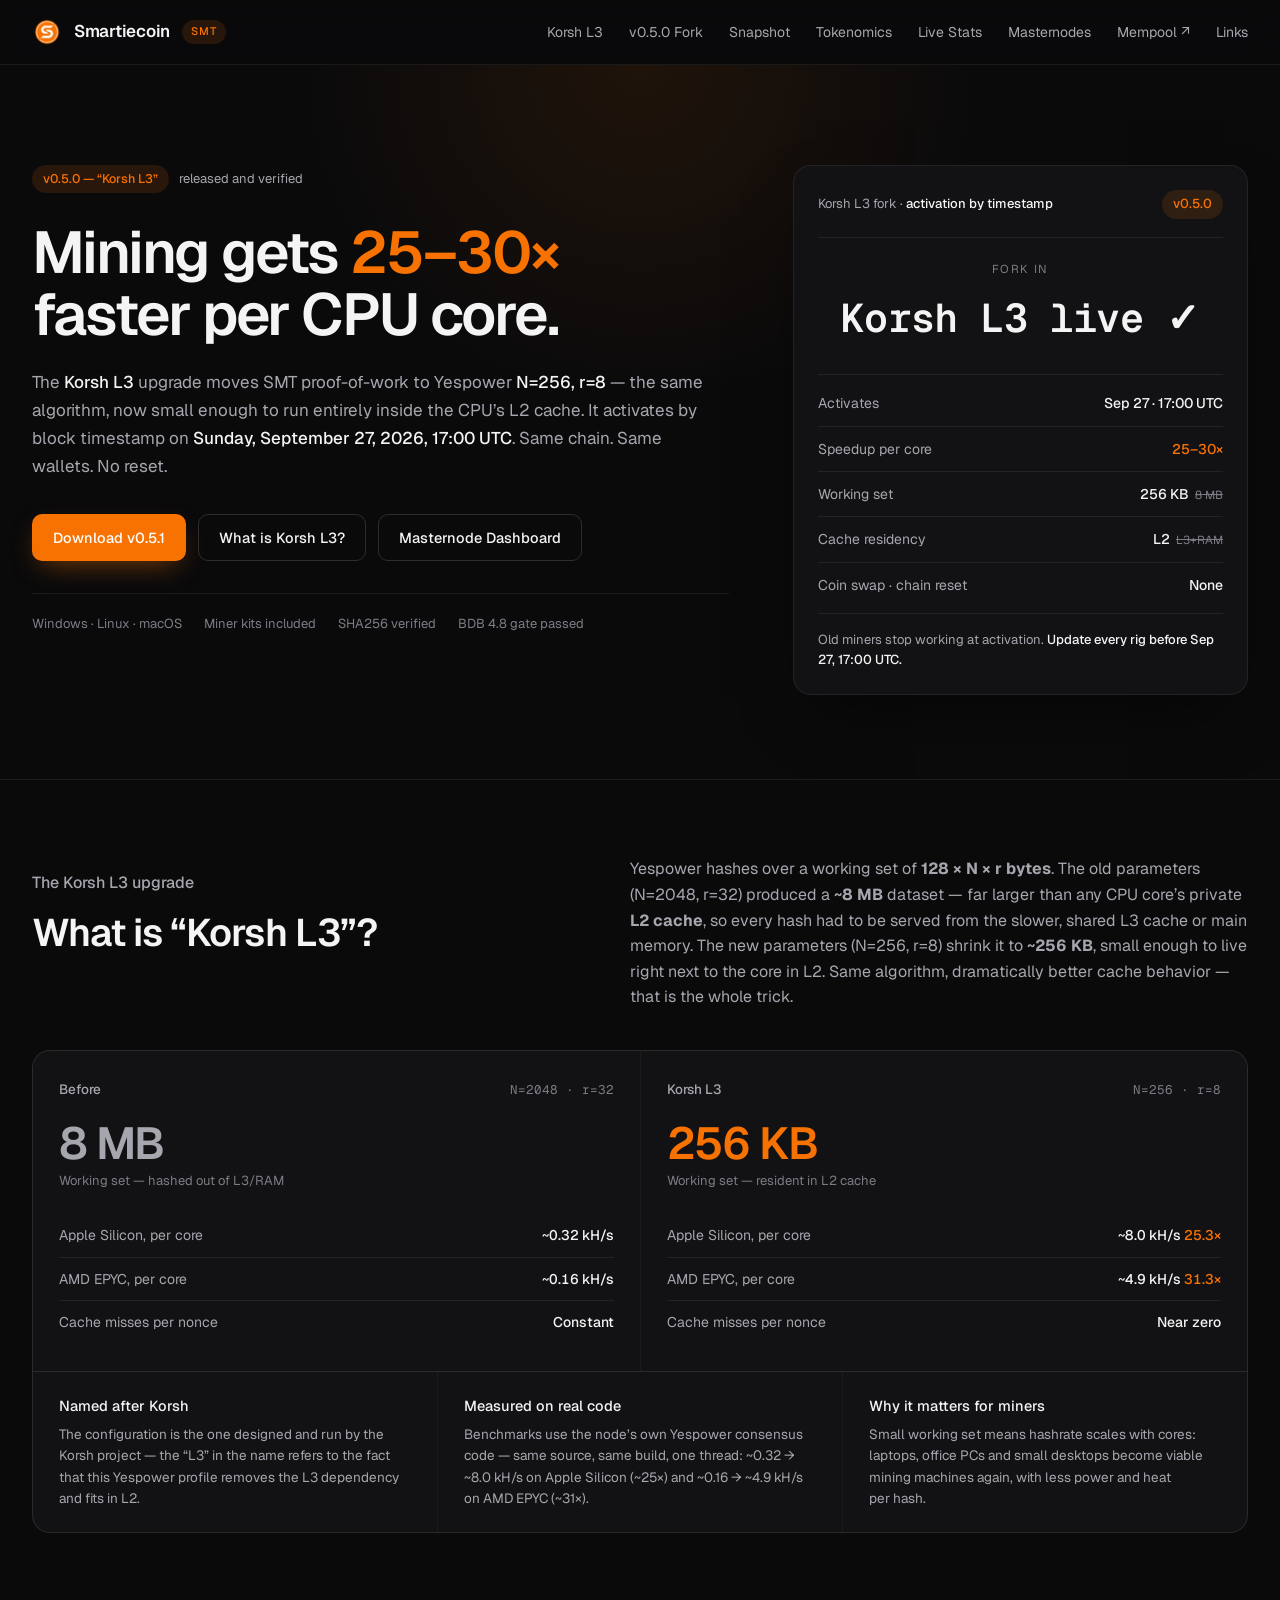
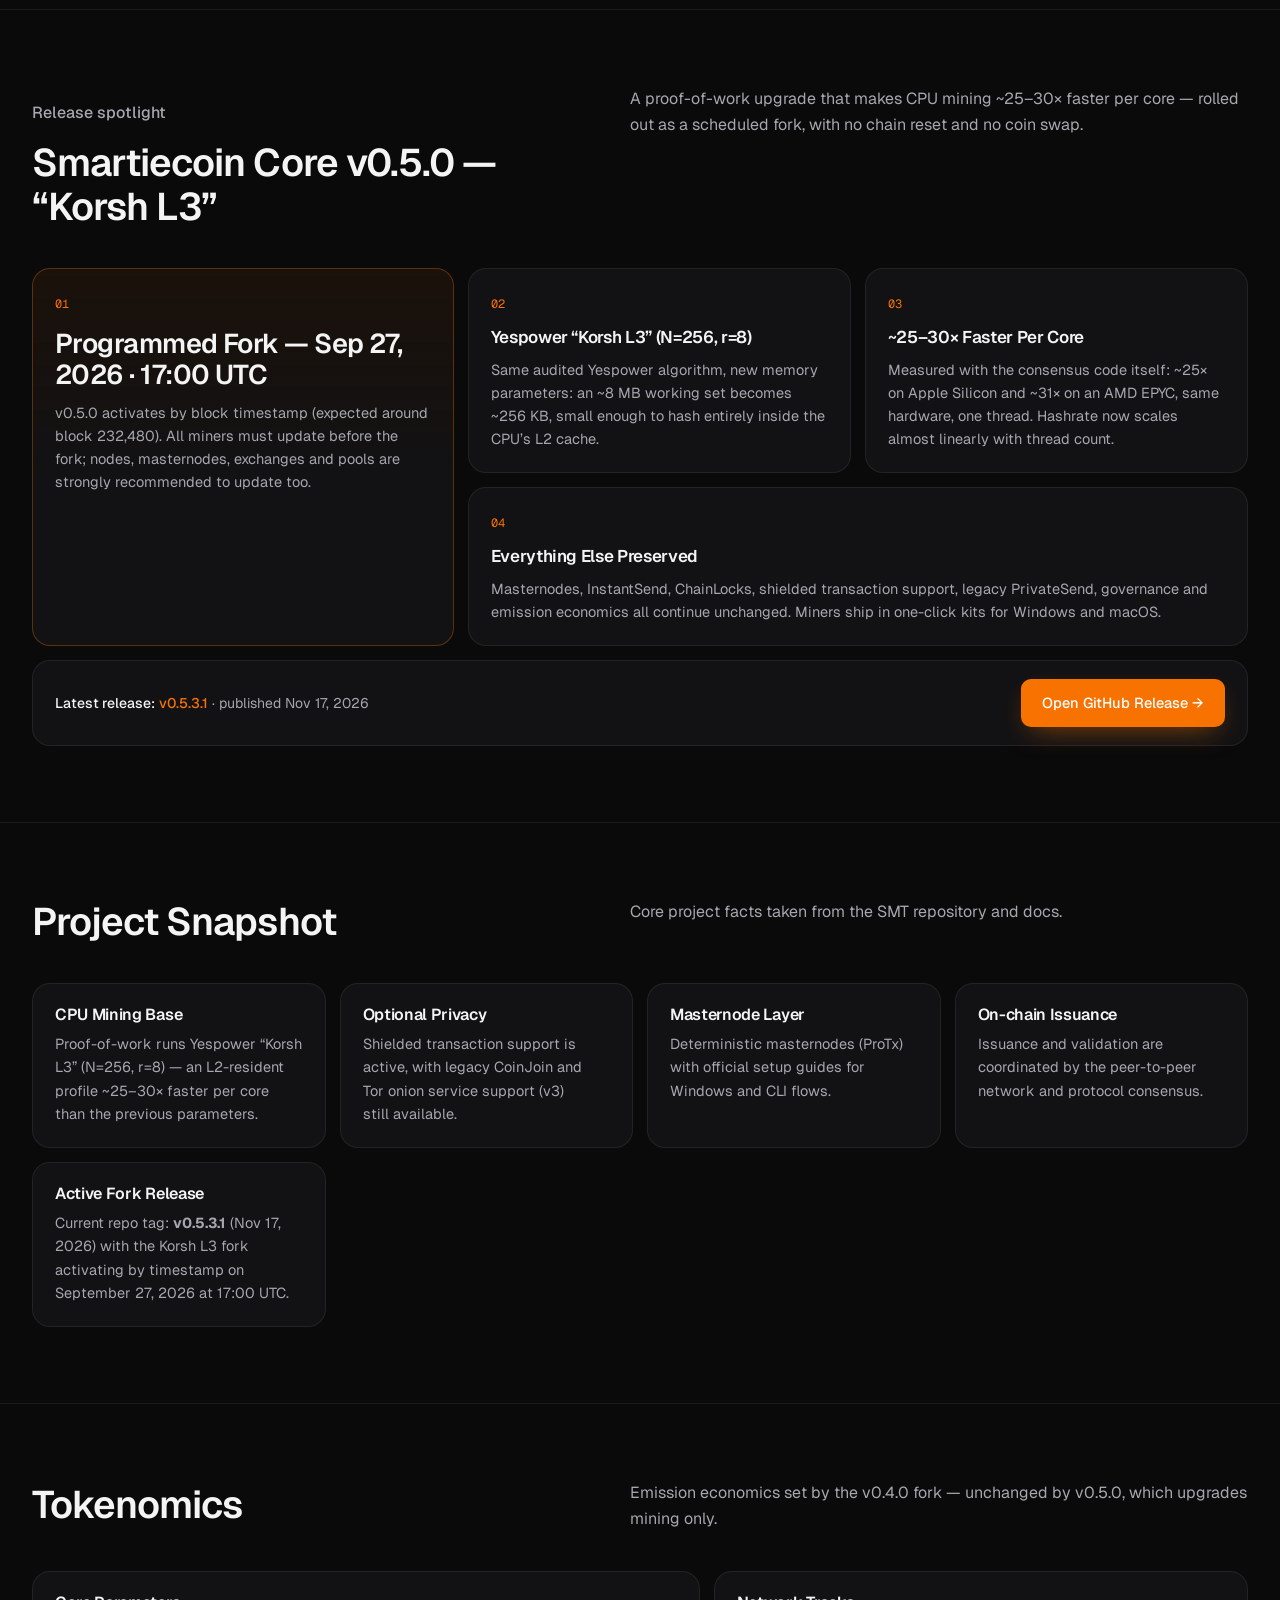
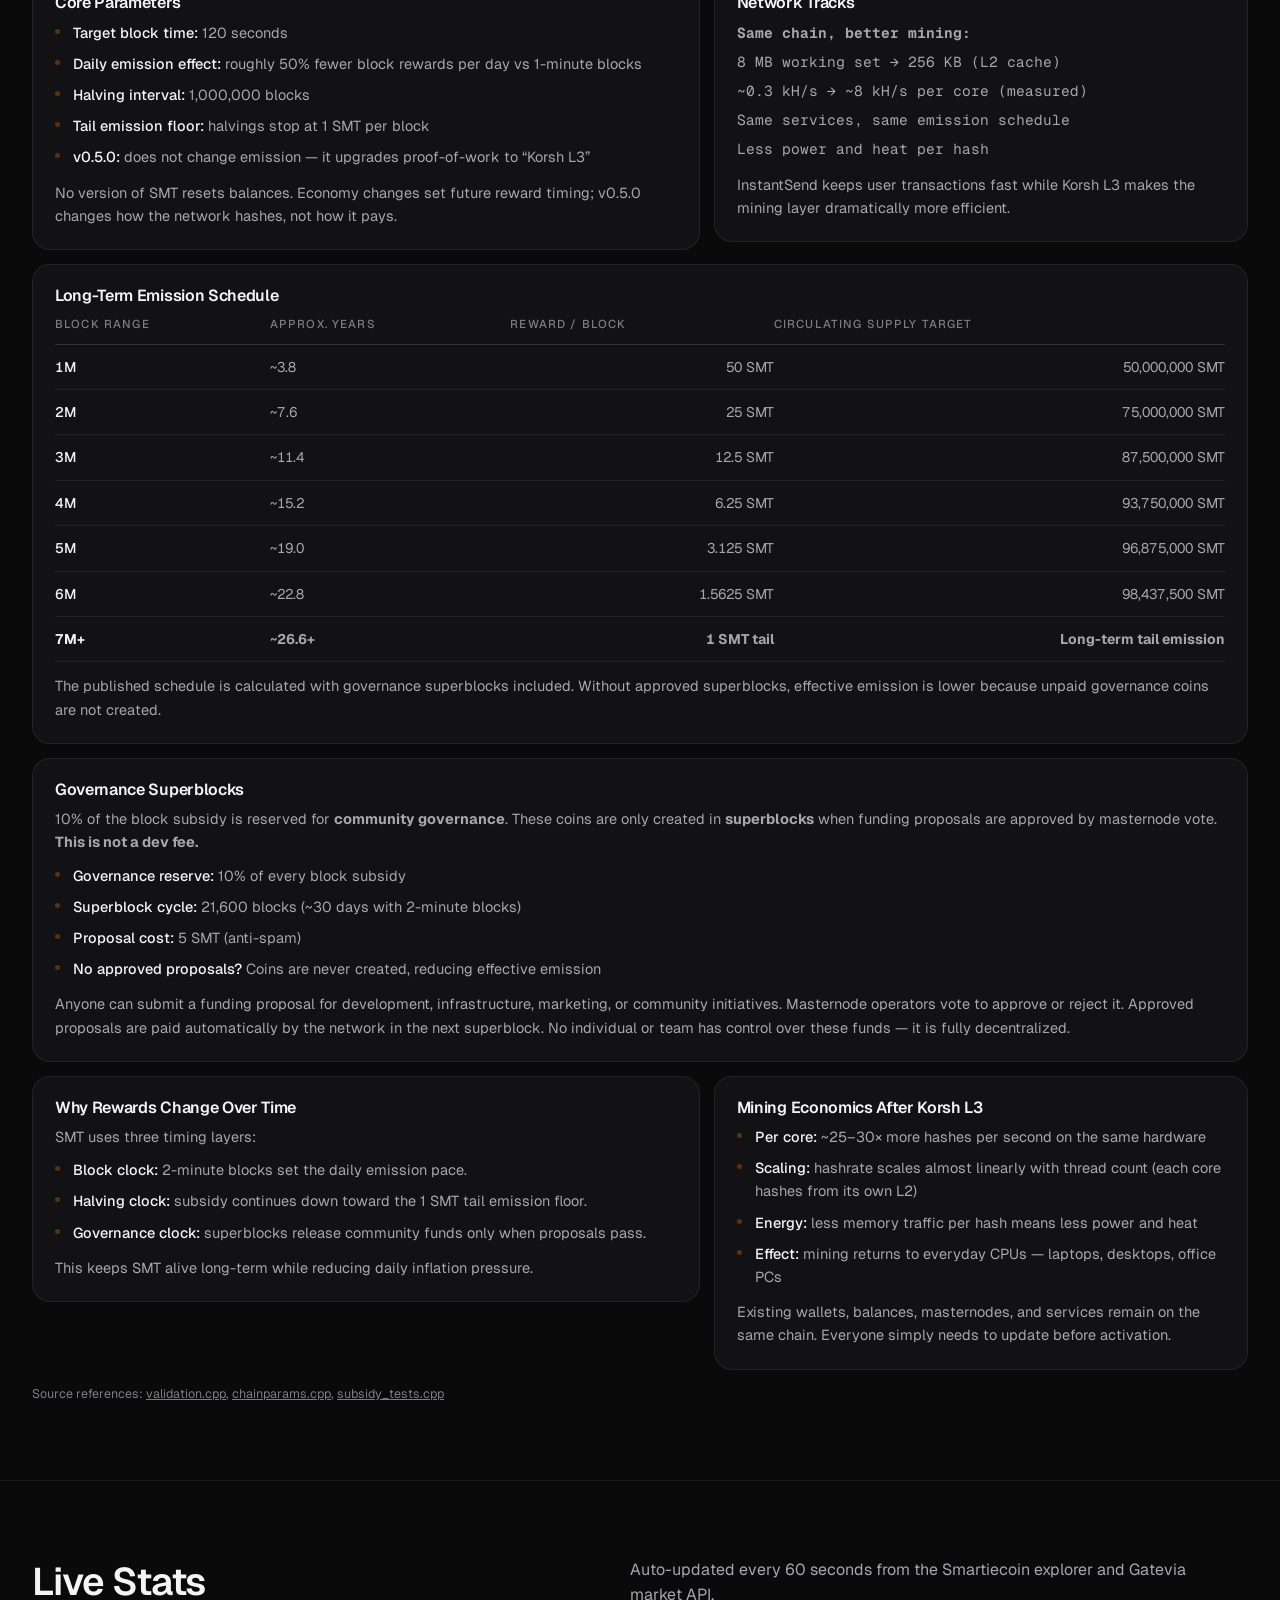
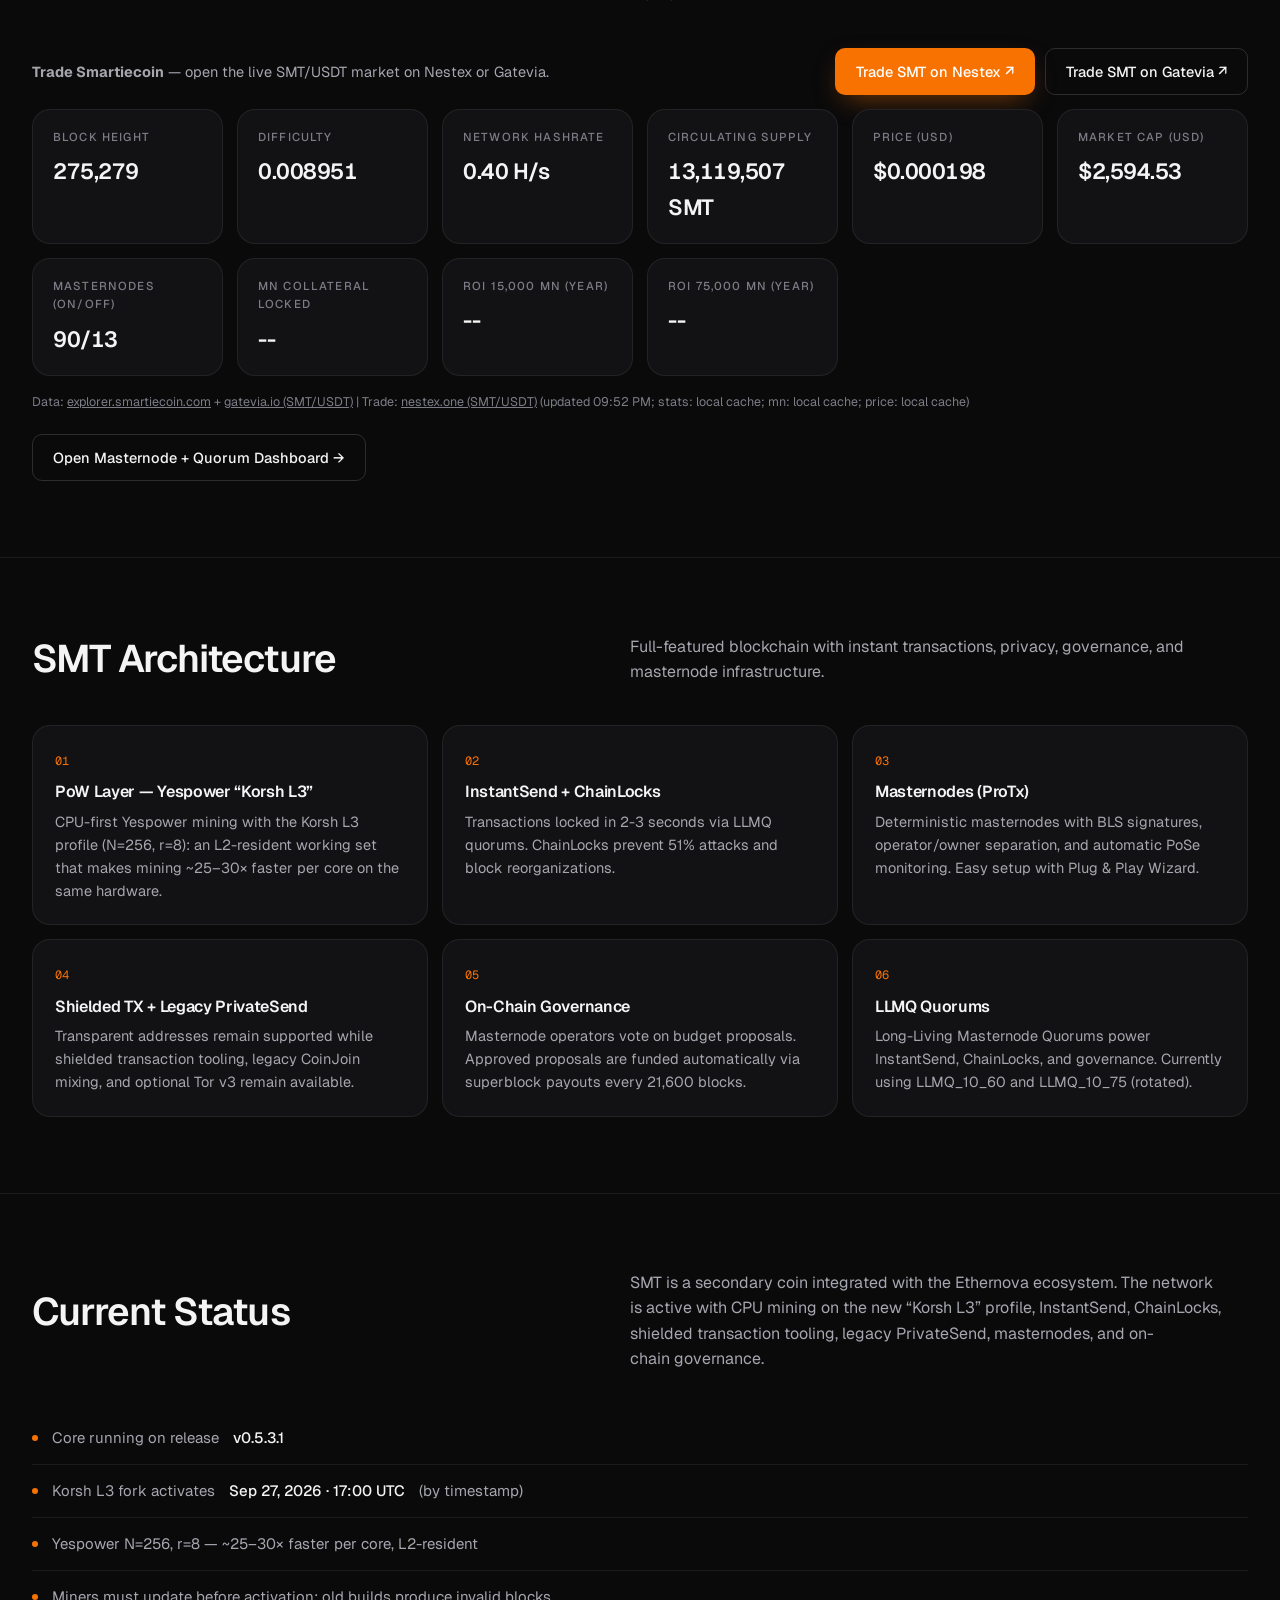
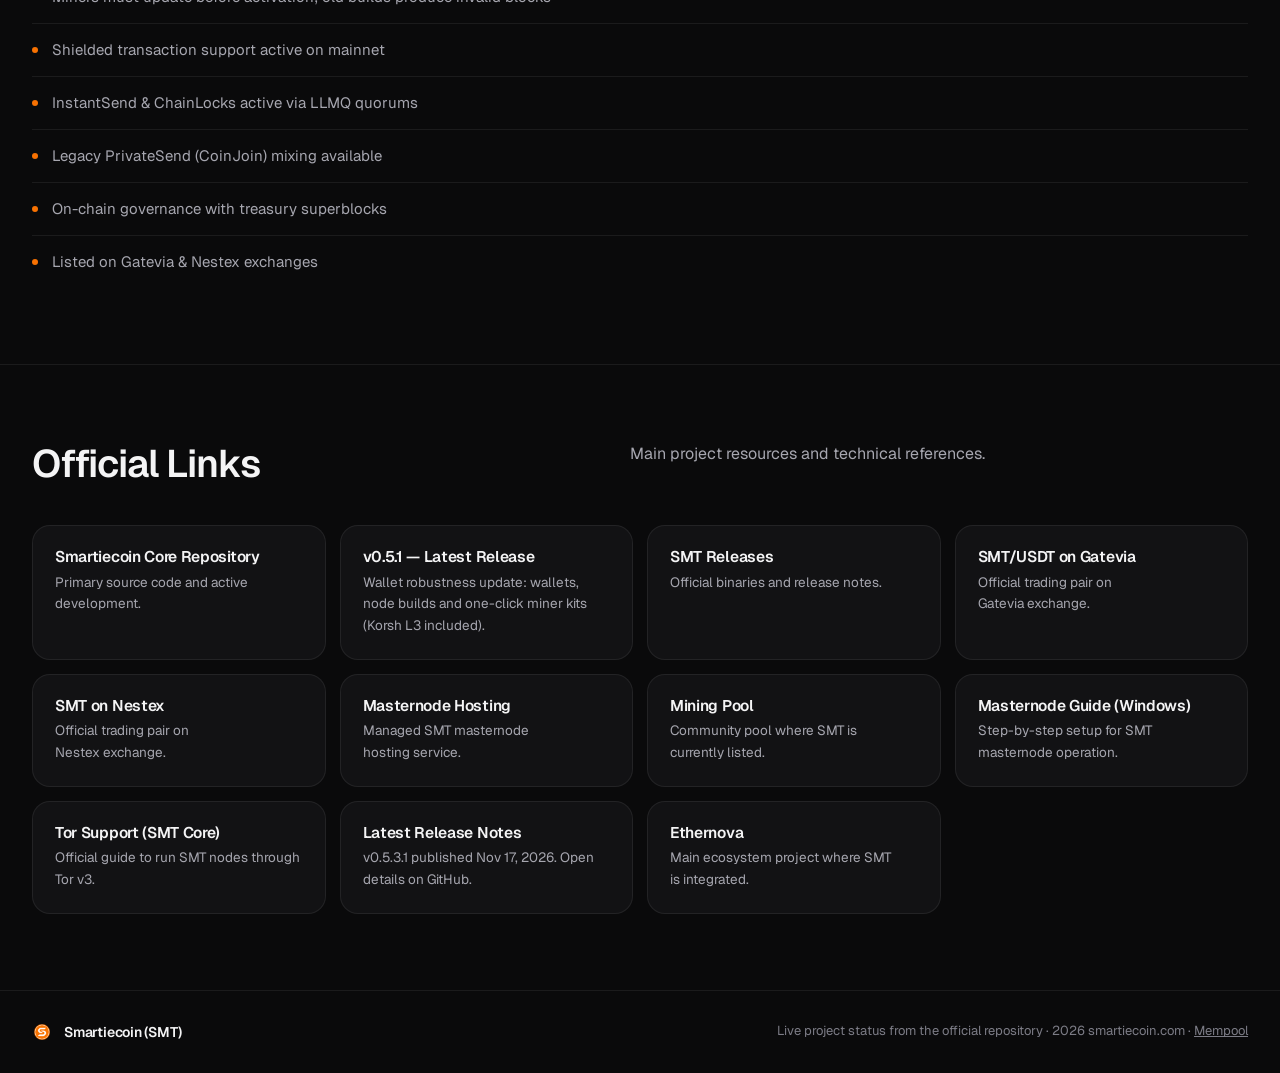
<file: index.html>
﻿<!doctype html>
<html lang="en">
<head>
  <meta charset="utf-8">
  <meta name="viewport" content="width=device-width, initial-scale=1">
  <title>Smartiecoin (SMT) | v0.5.0 "Korsh L3" Fork + Masternodes</title>
  <meta name="description" content="Smartiecoin (SMT) v0.5.0 'Korsh L3' activates Sunday, September 27, 2026 at 17:00 UTC: mining gets ~25–30× faster per CPU core, same chain, no reset. CPU mining, governance, deterministic masternodes.">
  <meta name="theme-color" content="#0a0a0b">
  <meta property="og:type" content="website">
  <meta property="og:title" content="Smartiecoin (SMT) — v0.5.0 &quot;Korsh L3&quot;">
  <meta property="og:description" content="The Korsh L3 fork: mining becomes ~25–30× faster per CPU core. Activates September 27, 2026 at 17:00 UTC — same chain, no reset.">
  <meta property="og:image" content="https://smartiecoin.com/assets/logo-social.png">
  <meta property="og:image:width" content="1200">
  <meta property="og:image:height" content="630">
  <meta property="og:image:alt" content="Smartiecoin logo">
  <meta property="og:url" content="https://smartiecoin.com/">
  <meta name="twitter:card" content="summary_large_image">
  <meta name="twitter:image" content="https://smartiecoin.com/assets/logo-social.png">
  <meta name="twitter:image:alt" content="Smartiecoin logo">
  <link rel="icon" type="image/png" sizes="64x64" href="assets/favicon.png">
  <link rel="apple-touch-icon" href="assets/logo-mark.png">
  <link rel="preconnect" href="https://fonts.googleapis.com">
  <link rel="preconnect" href="https://fonts.gstatic.com" crossorigin>
  <link href="https://fonts.googleapis.com/css2?family=Geist:wght@400;500;600;700&amp;family=Geist+Mono:wght@400;500&amp;display=swap" rel="stylesheet">
  <link rel="stylesheet" href="styles.css">
  <script defer src="app.js"></script>
</head>
<body>
  <a class="skip-link" href="#main">Skip to content</a>

  <header class="site-header">
    <div class="container header-row">
      <a class="brand" href="#top">
        <img class="brand-logo" src="assets/logo-mark.png" alt="Smartiecoin logo" width="30" height="30">
        <span>Smartiecoin</span>
        <strong>SMT</strong>
      </a>

      <button class="menu-toggle" type="button" aria-expanded="false" aria-controls="primary-nav">Menu</button>

      <nav id="primary-nav" class="nav-links" aria-label="Primary">
        <a href="#korsh">Korsh L3</a>
        <a href="#release">v0.5.0 Fork</a>
        <a href="#snapshot">Snapshot</a>
        <a href="#tokenomics">Tokenomics</a>
        <a href="#live">Live Stats</a>
        <a href="masternodes.html">Masternodes</a>
        <a href="https://explorer.smartiecoin.com/mempool/" target="_blank" rel="noopener">Mempool&nbsp;↗</a>
        <a href="#links">Links</a>
      </nav>
    </div>
  </header>

  <main id="main">
    <section id="top" class="hero">
      <div class="container hero-inner">
        <div class="hero-grid">
          <div class="hero-copy" data-reveal>
            <div class="hero-badge"><span class="chip">v0.5.0 &mdash; &ldquo;Korsh L3&rdquo;</span><span>released and verified</span></div>
            <h1>Mining gets <span class="accent">25&ndash;30&times;</span> faster per CPU core.</h1>
            <p class="lead">
              The <b>Korsh L3</b> upgrade moves SMT proof-of-work to Yespower <b>N=256, r=8</b> &mdash;
              the same algorithm, now small enough to run entirely inside the CPU&rsquo;s L2 cache. It activates
              by block timestamp on <b>Sunday, September 27, 2026, 17:00 UTC</b>. Same chain. Same wallets. No reset.
            </p>
            <div class="hero-cta">
              <a class="btn btn-primary" href="https://github.com/SmartiesCoin/Smartiecoin/releases/tag/v0.5.1" target="_blank" rel="noopener">Download v0.5.1</a>
              <a class="btn btn-ghost" href="#korsh">What is Korsh L3?</a>
              <a class="btn btn-ghost" href="masternodes.html">Masternode Dashboard</a>
            </div>
            <div class="hero-meta">
              <span>Windows · Linux · macOS</span>
              <span>Miner kits included</span>
              <span>SHA256 verified</span>
              <span>BDB 4.8 gate passed</span>
            </div>
          </div>

          <aside class="fork-card" data-reveal aria-label="Smartiecoin v0.5.0 Korsh L3 fork details">
            <div class="fork-card-head">
              <span>Korsh L3 fork · <b style="color:var(--ink);font-weight:500">activation by timestamp</b></span>
              <span class="fork-badge">v0.5.0</span>
            </div>
            <div class="countdown-block">
              <div class="lbl">Fork in</div>
              <div class="countdown-value" id="fork-countdown" data-fork-ts="1790528400">calculating...</div>
            </div>
            <div class="fork-rows">
              <div class="fork-row"><span class="k">Activates</span><span class="v">Sep 27 · 17:00 UTC</span></div>
              <div class="fork-row"><span class="k">Speedup per core</span><span class="v acc">25&ndash;30&times;</span></div>
              <div class="fork-row"><span class="k">Working set</span><span class="v">256 KB<small>8 MB</small></span></div>
              <div class="fork-row"><span class="k">Cache residency</span><span class="v">L2<small>L3+RAM</small></span></div>
              <div class="fork-row"><span class="k">Coin swap · chain reset</span><span class="v">None</span></div>
            </div>
            <div class="fork-note">Old miners stop working at activation. <b>Update every rig before Sep 27, 17:00 UTC.</b></div>
          </aside>
        </div>
      </div>
    </section>

    <section id="korsh" class="section">
      <div class="container">
        <div class="section-head" data-reveal>
          <p class="section-label">The Korsh L3 upgrade</p>
          <h2>What is &ldquo;Korsh L3&rdquo;?</h2>
          <p>
            Yespower hashes over a working set of <b>128 &times; N &times; r bytes</b>.
            The old parameters (N=2048, r=32) produced a <b>~8 MB</b> dataset &mdash; far larger than any
            CPU core&rsquo;s private <b>L2 cache</b>, so every hash had to be served from the slower, shared
            L3 cache or main memory. The new parameters (N=256, r=8) shrink it to <b>~256 KB</b>,
            small enough to live right next to the core in L2. Same algorithm, dramatically better cache
            behavior &mdash; that is the whole trick.
          </p>
        </div>

        <div class="compare-grid" data-reveal>
          <div class="compare-col is-old">
            <div class="compare-head"><span class="nm">Before</span><span class="prm">N=2048 · r=32</span></div>
            <div class="compare-set">8 MB</div>
            <div class="compare-cap">Working set — hashed out of L3/RAM</div>
            <ul class="compare-rows">
              <li><span>Apple Silicon, per core</span><b>~0.32 kH/s</b></li>
              <li><span>AMD EPYC, per core</span><b>~0.16 kH/s</b></li>
              <li><span>Cache misses per nonce</span><b>Constant</b></li>
            </ul>
          </div>
          <div class="compare-col is-new">
            <div class="compare-head"><span class="nm">Korsh L3</span><span class="prm">N=256 · r=8</span></div>
            <div class="compare-set">256 KB</div>
            <div class="compare-cap">Working set — resident in L2 cache</div>
            <ul class="compare-rows">
              <li><span>Apple Silicon, per core</span><b>~8.0 kH/s <em>25.3&times;</em></b></li>
              <li><span>AMD EPYC, per core</span><b>~4.9 kH/s <em>31.3&times;</em></b></li>
              <li><span>Cache misses per nonce</span><b>Near zero</b></li>
            </ul>
          </div>
        </div>

        <div class="notes-grid">
          <article class="note-card" data-reveal>
            <b>Named after Korsh</b>
            <p>
              The configuration is the one designed and run by the Korsh project &mdash; the &ldquo;L3&rdquo; in the name
              refers to the fact that this Yespower profile removes the L3 dependency and fits in L2.
            </p>
          </article>
          <article class="note-card" data-reveal>
            <b>Measured on real code</b>
            <p>
              Benchmarks use the node&rsquo;s own Yespower consensus code &mdash; same source, same build, one thread:
              ~0.32 &rarr; ~8.0 kH/s on Apple Silicon (~25&times;) and ~0.16 &rarr; ~4.9 kH/s on AMD EPYC (~31&times;).
            </p>
          </article>
          <article class="note-card" data-reveal>
            <b>Why it matters for miners</b>
            <p>
              Small working set means hashrate scales with cores: laptops, office PCs and small desktops become
              viable mining machines again, with less power and heat per hash.
            </p>
          </article>
        </div>
      </div>
    </section>

    <section id="release" class="section">
      <div class="container">
        <div class="section-head" data-reveal>
          <p class="section-label">Release spotlight</p>
          <h2>Smartiecoin Core v0.5.0 &mdash; &ldquo;Korsh L3&rdquo;</h2>
          <p>
            A proof-of-work upgrade that makes CPU mining ~25&ndash;30&times; faster per core &mdash;
            rolled out as a scheduled fork, with no chain reset and no coin swap.
          </p>
        </div>

        <div class="release-grid">
          <article class="card release-card is-featured" data-reveal>
            <span class="step">01</span>
            <h3>Programmed Fork &mdash; Sep 27, 2026 · 17:00 UTC</h3>
            <p>v0.5.0 activates by block timestamp (expected around block 232,480). All miners must update before the fork; nodes, masternodes, exchanges and pools are strongly recommended to update too.</p>
          </article>
          <article class="card release-card" data-reveal>
            <span class="step">02</span>
            <h3>Yespower &ldquo;Korsh L3&rdquo; (N=256, r=8)</h3>
            <p>Same audited Yespower algorithm, new memory parameters: an ~8 MB working set becomes ~256 KB, small enough to hash entirely inside the CPU&rsquo;s L2 cache.</p>
          </article>
          <article class="card release-card" data-reveal>
            <span class="step">03</span>
            <h3>~25&ndash;30&times; Faster Per Core</h3>
            <p>Measured with the consensus code itself: ~25&times; on Apple Silicon and ~31&times; on an AMD EPYC, same hardware, one thread. Hashrate now scales almost linearly with thread count.</p>
          </article>
          <article class="card release-card is-wide" data-reveal>
            <span class="step">04</span>
            <h3>Everything Else Preserved</h3>
            <p>Masternodes, InstantSend, ChainLocks, shielded transaction support, legacy PrivateSend, governance and emission economics all continue unchanged. Miners ship in one-click kits for Windows and macOS.</p>
          </article>
          <div class="release-foot" data-reveal>
            <div>
              <b>Latest release:</b>
              <span data-release-version>Loading...</span>
              · published <span data-release-date>Loading...</span>
            </div>
            <a class="btn btn-primary" href="https://github.com/SmartiesCoin/Smartiecoin/releases/tag/v0.5.0" target="_blank" rel="noopener">Open GitHub Release &rarr;</a>
          </div>
        </div>
      </div>
    </section>

    <section id="snapshot" class="section">
      <div class="container">
        <div class="section-head" data-reveal>
          <h2>Project Snapshot</h2>
          <p>Core project facts taken from the SMT repository and docs.</p>
        </div>

        <div class="cards cards-3">
          <article class="card" data-reveal>
            <h3>CPU Mining Base</h3>
            <p>Proof-of-work runs Yespower &ldquo;Korsh L3&rdquo; (N=256, r=8) &mdash; an L2-resident profile ~25&ndash;30&times; faster per core than the previous parameters.</p>
          </article>
          <article class="card" data-reveal>
            <h3>Optional Privacy</h3>
            <p>Shielded transaction support is active, with legacy CoinJoin and Tor onion service support (v3) still available.</p>
          </article>
          <article class="card" data-reveal>
            <h3>Masternode Layer</h3>
            <p>Deterministic masternodes (ProTx) with official setup guides for Windows and CLI flows.</p>
          </article>
          <article class="card" data-reveal>
            <h3>On-chain Issuance</h3>
            <p>Issuance and validation are coordinated by the peer-to-peer network and protocol consensus.</p>
          </article>
          <article class="card" data-reveal>
            <h3>Active Fork Release</h3>
            <p>Current repo tag: <b data-release-version>Loading...</b> (<span data-release-date>Loading...</span>) with the Korsh L3 fork activating by timestamp on September 27, 2026 at 17:00 UTC.</p>
          </article>
        </div>
      </div>
    </section>

    <section id="tokenomics" class="section">
      <div class="container">
        <div class="section-head" data-reveal>
          <h2>Tokenomics</h2>
          <p>Emission economics set by the v0.4.0 fork &mdash; unchanged by v0.5.0, which upgrades mining only.</p>
        </div>

        <div class="tok-grid">
          <article class="card tokenomics-card" data-reveal>
            <h3>Core Parameters</h3>
            <ul class="tokenomics-list">
              <li><b>Target block time:</b> 120 seconds</li>
              <li><b>Daily emission effect:</b> roughly 50% fewer block rewards per day vs 1-minute blocks</li>
              <li><b>Halving interval:</b> 1,000,000 blocks</li>
              <li><b>Tail emission floor:</b> halvings stop at 1 SMT per block</li>
              <li><b>v0.5.0:</b> does not change emission &mdash; it upgrades proof-of-work to &ldquo;Korsh L3&rdquo;</li>
            </ul>
            <p class="tokenomics-note">
              No version of SMT resets balances. Economy changes set future reward timing; v0.5.0 changes how the network hashes, not how it pays.
            </p>
          </article>

          <article class="card tokenomics-card" data-reveal>
            <h3>Network Tracks</h3>
            <p class="tokenomics-formula"><b>Same chain, better mining:</b></p>
            <p class="tokenomics-formula">8 MB working set &rarr; 256 KB (L2 cache)</p>
            <p class="tokenomics-formula">~0.3 kH/s &rarr; ~8 kH/s per core (measured)</p>
            <p class="tokenomics-formula">Same services, same emission schedule</p>
            <p class="tokenomics-formula">Less power and heat per hash</p>
            <p class="tokenomics-note">
              InstantSend keeps user transactions fast while Korsh L3 makes the mining layer dramatically more efficient.
            </p>
          </article>
        </div>

        <article class="card tokenomics-card" style="margin-top:14px" data-reveal>
          <h3>Long-Term Emission Schedule</h3>
          <div class="tokenomics-table-wrap" style="overflow-x:auto;margin-top:10px">
            <table class="tok-table" aria-label="Smartiecoin long-term emission schedule">
              <thead>
                <tr>
                  <th>Block Range</th>
                  <th>Approx. Years</th>
                  <th>Reward / Block</th>
                  <th>Circulating Supply Target</th>
                </tr>
              </thead>
              <tbody>
                <tr><td>1M</td><td>~3.8</td><td class="num">50 SMT</td><td class="num">50,000,000 SMT</td></tr>
                <tr><td>2M</td><td>~7.6</td><td class="num">25 SMT</td><td class="num">75,000,000 SMT</td></tr>
                <tr><td>3M</td><td>~11.4</td><td class="num">12.5 SMT</td><td class="num">87,500,000 SMT</td></tr>
                <tr><td>4M</td><td>~15.2</td><td class="num">6.25 SMT</td><td class="num">93,750,000 SMT</td></tr>
                <tr><td>5M</td><td>~19.0</td><td class="num">3.125 SMT</td><td class="num">96,875,000 SMT</td></tr>
                <tr><td>6M</td><td>~22.8</td><td class="num">1.5625 SMT</td><td class="num">98,437,500 SMT</td></tr>
                <tr><td><b>7M+</b></td><td><b>~26.6+</b></td><td class="num"><b>1 SMT tail</b></td><td class="num"><b>Long-term tail emission</b></td></tr>
              </tbody>
            </table>
          </div>
          <p class="tokenomics-note">
            The published schedule is calculated with governance superblocks included. Without approved superblocks, effective emission is lower because unpaid governance coins are not created.
          </p>
        </article>

        <article class="card tokenomics-card" style="margin-top:14px" data-reveal>
          <h3>Governance Superblocks</h3>
          <p>10% of the block subsidy is reserved for <b>community governance</b>. These coins are only created in <b>superblocks</b> when funding proposals are approved by masternode vote. <b>This is not a dev fee.</b></p>
          <ul class="tokenomics-list" style="margin-top:10px">
            <li><b>Governance reserve:</b> 10% of every block subsidy</li>
            <li><b>Superblock cycle:</b> 21,600 blocks (~30 days with 2-minute blocks)</li>
            <li><b>Proposal cost:</b> 5 SMT (anti-spam)</li>
            <li><b>No approved proposals?</b> Coins are never created, reducing effective emission</li>
          </ul>
          <p class="tokenomics-note">
            Anyone can submit a funding proposal for development, infrastructure, marketing, or community initiatives. Masternode operators vote to approve or reject it. Approved proposals are paid automatically by the network in the next superblock. No individual or team has control over these funds &mdash; it is fully decentralized.
          </p>
        </article>

        <div class="tok-grid" style="margin-top:14px">
          <article class="card tokenomics-card" data-reveal>
            <h3>Why Rewards Change Over Time</h3>
            <p>SMT uses three timing layers:</p>
            <ul class="tokenomics-list" style="margin-top:10px">
              <li><b>Block clock:</b> 2-minute blocks set the daily emission pace.</li>
              <li><b>Halving clock:</b> subsidy continues down toward the 1 SMT tail emission floor.</li>
              <li><b>Governance clock:</b> superblocks release community funds only when proposals pass.</li>
            </ul>
            <p class="tokenomics-note">
              This keeps SMT alive long-term while reducing daily inflation pressure.
            </p>
          </article>

          <article class="card tokenomics-card" data-reveal>
            <h3>Mining Economics After Korsh L3</h3>
            <ul class="tokenomics-list">
              <li><b>Per core:</b> ~25&ndash;30&times; more hashes per second on the same hardware</li>
              <li><b>Scaling:</b> hashrate scales almost linearly with thread count (each core hashes from its own L2)</li>
              <li><b>Energy:</b> less memory traffic per hash means less power and heat</li>
              <li><b>Effect:</b> mining returns to everyday CPUs &mdash; laptops, desktops, office PCs</li>
            </ul>
            <p class="tokenomics-note">
              Existing wallets, balances, masternodes, and services remain on the same chain. Everyone simply needs to update before activation.
            </p>
          </article>
        </div>

        <p class="src-note" data-reveal>
          Source references:
          <a href="https://github.com/SmartiesCoin/Smartiecoin/blob/main/src/validation.cpp" target="_blank" rel="noopener">validation.cpp</a>,
          <a href="https://github.com/SmartiesCoin/Smartiecoin/blob/main/src/chainparams.cpp" target="_blank" rel="noopener">chainparams.cpp</a>,
          <a href="https://github.com/SmartiesCoin/Smartiecoin/blob/main/src/test/subsidy_tests.cpp" target="_blank" rel="noopener">subsidy_tests.cpp</a>
        </p>
      </div>
    </section>

    <section id="live" class="section">
      <div class="container">
        <div class="section-head" data-reveal>
          <h2>Live Stats</h2>
          <p>Auto-updated every 60 seconds from the Smartiecoin explorer and Gatevia market API.</p>
        </div>

        <div class="trade-card" data-reveal aria-label="Smartiecoin exchanges">
          <p><b>Trade Smartiecoin</b> — open the live SMT/USDT market on Nestex or Gatevia.</p>
          <div class="btn-row">
            <a class="btn btn-primary" href="https://trade.nestex.one/spot/SMT" target="_blank" rel="noopener">Trade SMT on Nestex &nearr;</a>
            <a class="btn btn-ghost" href="https://gatevia.io/exchange/SMT_USDT" target="_blank" rel="noopener">Trade SMT on Gatevia &nearr;</a>
          </div>
        </div>

        <div class="stats-grid" style="margin-top:14px" data-reveal>
          <div class="stat">
            <div class="stat-label">Block Height</div>
            <div class="stat-value" data-stat="blockcount">--</div>
          </div>
          <div class="stat">
            <div class="stat-label">Difficulty</div>
            <div class="stat-value" data-stat="difficulty">--</div>
          </div>
          <div class="stat">
            <div class="stat-label">Network Hashrate</div>
            <div class="stat-value" data-stat="hashrate">--</div>
          </div>
          <div class="stat">
            <div class="stat-label">Circulating Supply</div>
            <div class="stat-value" data-stat="supply">--</div>
          </div>
          <div class="stat">
            <div class="stat-label">Price (USD)</div>
            <div class="stat-value" data-stat="price">--</div>
          </div>
          <div class="stat">
            <div class="stat-label">Market Cap (USD)</div>
            <div class="stat-value" data-stat="marketcap">--</div>
          </div>
          <div class="stat">
            <div class="stat-label">Masternodes (On/Off)</div>
            <div class="stat-value" data-stat="masternodes">--</div>
          </div>
          <div class="stat">
            <div class="stat-label">MN Collateral Locked</div>
            <div class="stat-value" data-stat="mnlocked">--</div>
          </div>
          <div class="stat">
            <div class="stat-label">ROI 15,000 MN (year)</div>
            <div class="stat-value" data-stat="roi15k">--</div>
          </div>
          <div class="stat">
            <div class="stat-label">ROI 75,000 MN (year)</div>
            <div class="stat-value" data-stat="roi75k">--</div>
          </div>
        </div>

        <p class="src-note" id="stats-status" style="margin-top:16px" data-reveal>
          Data: <a href="https://explorer.smartiecoin.com/info" target="_blank" rel="noopener">explorer.smartiecoin.com</a>
          + <a href="https://gatevia.io/exchange/SMT_USDT" target="_blank" rel="noopener">gatevia.io (SMT/USDT)</a>
          | Trade: <a href="https://trade.nestex.one/spot/SMT" target="_blank" rel="noopener">nestex.one (SMT/USDT)</a>
          <span id="stats-updated">(waiting for first update)</span>
        </p>

        <p style="margin-top:22px" data-reveal>
          <a class="btn btn-ghost" href="masternodes.html">Open Masternode + Quorum Dashboard &rarr;</a>
        </p>
      </div>
    </section>

    <section id="tech" class="section">
      <div class="container">
        <div class="section-head" data-reveal>
          <h2>SMT Architecture</h2>
          <p>Full-featured blockchain with instant transactions, privacy, governance, and masternode infrastructure.</p>
        </div>

        <div class="tech-grid">
          <article class="card" data-reveal>
            <span class="layer-num">01</span>
            <h3>PoW Layer &mdash; Yespower &ldquo;Korsh L3&rdquo;</h3>
            <p>CPU-first Yespower mining with the Korsh L3 profile (N=256, r=8): an L2-resident working set that makes mining ~25&ndash;30&times; faster per core on the same hardware.</p>
          </article>
          <article class="card" data-reveal>
            <span class="layer-num">02</span>
            <h3>InstantSend + ChainLocks</h3>
            <p>Transactions locked in 2-3 seconds via LLMQ quorums. ChainLocks prevent 51% attacks and block reorganizations.</p>
          </article>
          <article class="card" data-reveal>
            <span class="layer-num">03</span>
            <h3>Masternodes (ProTx)</h3>
            <p>Deterministic masternodes with BLS signatures, operator/owner separation, and automatic PoSe monitoring. Easy setup with Plug &amp; Play Wizard.</p>
          </article>
          <article class="card" data-reveal>
            <span class="layer-num">04</span>
            <h3>Shielded TX + Legacy PrivateSend</h3>
            <p>Transparent addresses remain supported while shielded transaction tooling, legacy CoinJoin mixing, and optional Tor v3 remain available.</p>
          </article>
          <article class="card" data-reveal>
            <span class="layer-num">05</span>
            <h3>On-Chain Governance</h3>
            <p>Masternode operators vote on budget proposals. Approved proposals are funded automatically via superblock payouts every 21,600 blocks.</p>
          </article>
          <article class="card" data-reveal>
            <span class="layer-num">06</span>
            <h3>LLMQ Quorums</h3>
            <p>Long-Living Masternode Quorums power InstantSend, ChainLocks, and governance. Currently using LLMQ_10_60 and LLMQ_10_75 (rotated).</p>
          </article>
        </div>
      </div>
    </section>

    <section id="status" class="section">
      <div class="container">
        <div class="section-head" data-reveal>
          <h2>Current Status</h2>
          <p>
            SMT is a secondary coin integrated with the Ethernova ecosystem. The network is active with
            CPU mining on the new &ldquo;Korsh L3&rdquo; profile, InstantSend, ChainLocks, shielded transaction tooling,
            legacy PrivateSend, masternodes, and on-chain governance.
          </p>
        </div>
        <ul class="status-list" data-reveal>
          <li>Core running on release <b data-release-version>Loading...</b></li>
          <li>Korsh L3 fork activates <b>Sep 27, 2026 · 17:00 UTC</b> (by timestamp)</li>
          <li>Yespower N=256, r=8 &mdash; ~25&ndash;30&times; faster per core, L2-resident</li>
          <li>Miners must update before activation; old builds produce invalid blocks</li>
          <li>Shielded transaction support active on mainnet</li>
          <li>InstantSend &amp; ChainLocks active via LLMQ quorums</li>
          <li>Legacy PrivateSend (CoinJoin) mixing available</li>
          <li>On-chain governance with treasury superblocks</li>
          <li>Listed on Gatevia &amp; Nestex exchanges</li>
        </ul>
      </div>
    </section>

    <section id="links" class="section">
      <div class="container">
        <div class="section-head" data-reveal>
          <h2>Official Links</h2>
          <p>Main project resources and technical references.</p>
        </div>

        <div class="links-grid">
          <a class="card link-card" data-reveal href="https://github.com/SmartiesCoin/Smartiecoin" target="_blank" rel="noopener">
            <h3>Smartiecoin Core Repository</h3>
            <p>Primary source code and active development.</p>
          </a>
          <a class="card link-card" data-reveal href="https://github.com/SmartiesCoin/Smartiecoin/releases/tag/v0.5.1" target="_blank" rel="noopener">
            <h3>v0.5.1 &mdash; Latest Release</h3>
            <p>Wallet robustness update: wallets, node builds and one-click miner kits (Korsh L3 included).</p>
          </a>
          <a class="card link-card" data-reveal href="https://github.com/SmartiesCoin/Smartiecoin/releases" target="_blank" rel="noopener">
            <h3>SMT Releases</h3>
            <p>Official binaries and release notes.</p>
          </a>
          <a class="card link-card" data-reveal href="https://gatevia.io/exchange/SMT_USDT" target="_blank" rel="noopener">
            <h3>SMT/USDT on Gatevia</h3>
            <p>Official trading pair on Gatevia exchange.</p>
          </a>
          <a class="card link-card" data-reveal href="https://trade.nestex.one/spot/SMT" target="_blank" rel="noopener">
            <h3>SMT on Nestex</h3>
            <p>Official trading pair on Nestex exchange.</p>
          </a>
          <a class="card link-card" data-reveal href="https://nodes24.online/supported-coins/SMT" target="_blank" rel="noopener">
            <h3>Masternode Hosting</h3>
            <p>Managed SMT masternode hosting service.</p>
          </a>
          <a class="card link-card" data-reveal href="http://lucky-pool.co.uk/" target="_blank" rel="noopener">
            <h3>Mining Pool</h3>
            <p>Community pool where SMT is currently listed.</p>
          </a>
          <a class="card link-card" data-reveal href="https://github.com/SmartiesCoin/Smartiecoin/blob/main/doc/masternode-setup-smt-windows.md" target="_blank" rel="noopener">
            <h3>Masternode Guide (Windows)</h3>
            <p>Step-by-step setup for SMT masternode operation.</p>
          </a>
          <a class="card link-card" data-reveal href="https://github.com/SmartiesCoin/Smartiecoin/blob/main/doc/tor.md" target="_blank" rel="noopener">
            <h3>Tor Support (SMT Core)</h3>
            <p>Official guide to run SMT nodes through Tor v3.</p>
          </a>
          <a class="card link-card" id="latest-release-link" data-reveal href="https://github.com/SmartiesCoin/Smartiecoin/releases/latest" target="_blank" rel="noopener">
            <h3>Latest Release Notes</h3>
            <p id="latest-release-link-text">Open the latest Smartiecoin release on GitHub.</p>
          </a>
          <a class="card link-card" data-reveal href="https://ethnova.net/" target="_blank" rel="noopener">
            <h3>Ethernova</h3>
            <p>Main ecosystem project where SMT is integrated.</p>
          </a>
        </div>
      </div>
    </section>
  </main>

  <footer class="site-footer">
    <div class="container footer-row">
      <a class="brand" href="#top">
        <img src="assets/logo-mark.png" alt="" width="20" height="20">
        <span>Smartiecoin (SMT)</span>
      </a>
      <p>Live project status from the official repository · <span id="year"></span> smartiecoin.com · <a href="https://explorer.smartiecoin.com/mempool/" target="_blank" rel="noopener">Mempool</a></p>
    </div>
  </footer>
</body>
</html>
</file>
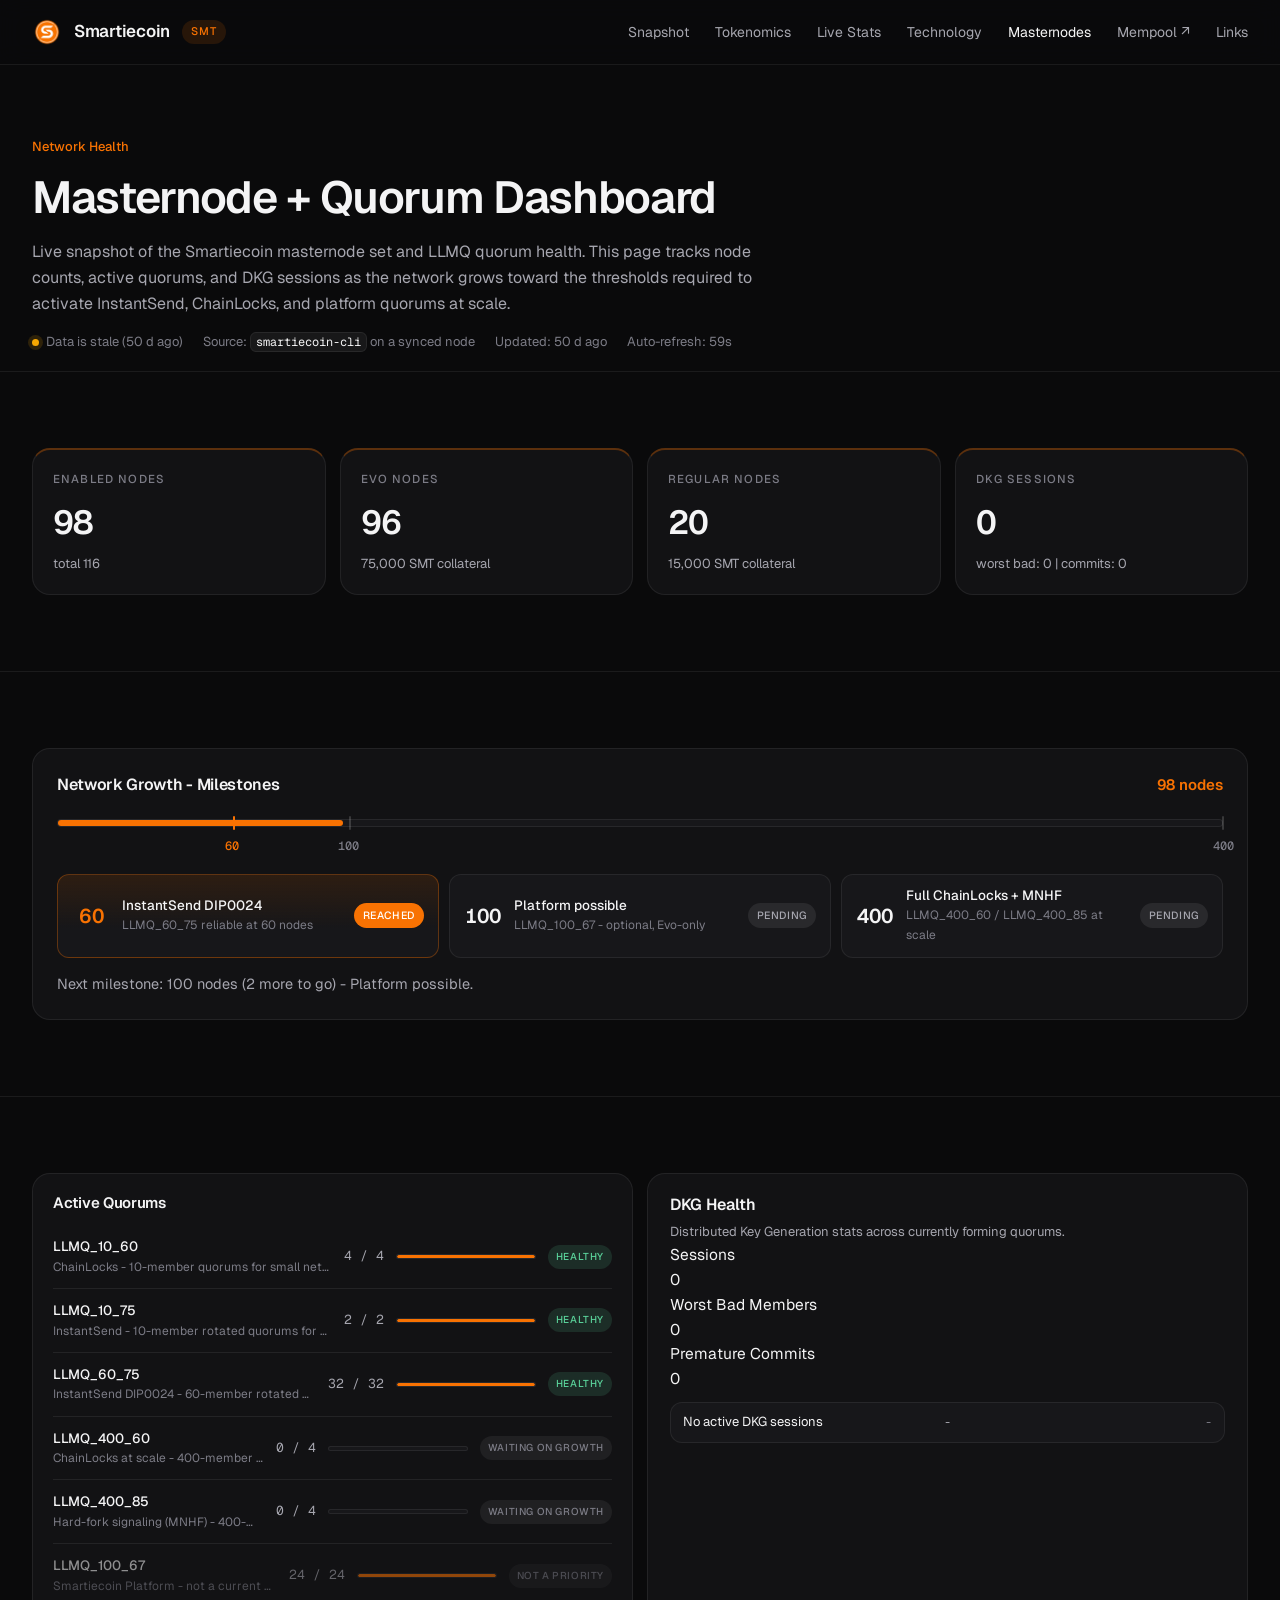
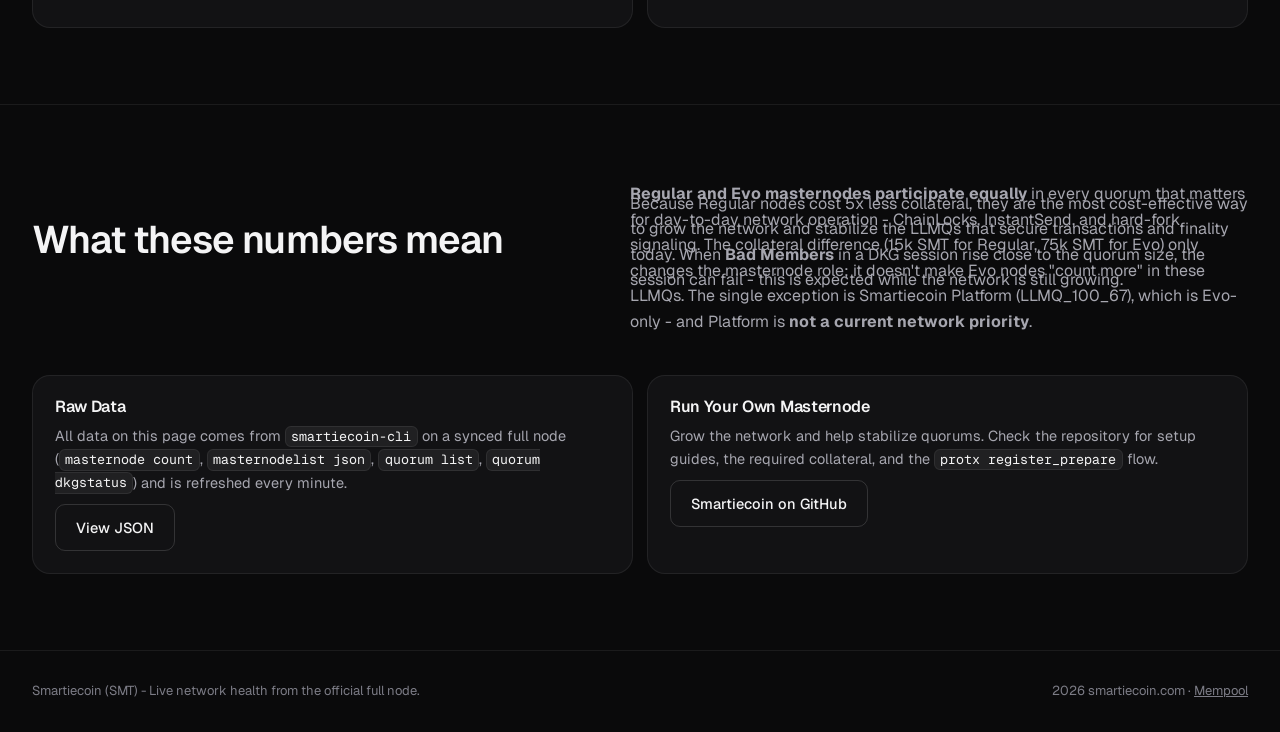
<file: masternodes.html>
<!doctype html>
<html lang="en">
<head>
  <meta charset="utf-8">
  <meta name="viewport" content="width=device-width, initial-scale=1">
  <title>Masternode + Quorum Health | Smartiecoin (SMT)</title>
  <meta name="description" content="Live masternode and LLMQ quorum health for the Smartiecoin (SMT) network: node counts, DKG sessions, active quorums, and progress toward 100-node milestones.">
  <meta name="theme-color" content="#0a0a0b">
  <meta property="og:type" content="website">
  <meta property="og:title" content="Smartiecoin Masternode + Quorum Health">
  <meta property="og:description" content="Live masternode and LLMQ quorum health for the Smartiecoin network.">
  <meta property="og:image" content="https://smartiecoin.com/assets/logo-social.png">
  <meta property="og:image:width" content="1200">
  <meta property="og:image:height" content="630">
  <meta property="og:image:alt" content="Smartiecoin logo">
  <meta property="og:url" content="https://smartiecoin.com/masternodes.html">
  <meta name="twitter:card" content="summary_large_image">
  <meta name="twitter:image" content="https://smartiecoin.com/assets/logo-social.png">
  <meta name="twitter:image:alt" content="Smartiecoin logo">
  <link rel="icon" type="image/png" sizes="64x64" href="assets/favicon.png">
  <link rel="apple-touch-icon" href="assets/logo-mark.png">
  <link rel="preconnect" href="https://fonts.googleapis.com">
  <link rel="preconnect" href="https://fonts.gstatic.com" crossorigin>
  <link href="https://fonts.googleapis.com/css2?family=Geist:wght@400;500;600;700&family=Geist+Mono:wght@400;500&display=swap" rel="stylesheet">
  <link rel="stylesheet" href="styles.css">
  
</head>
<body>
  <a class="skip-link" href="#main">Skip to content</a>


  <header class="site-header">
    <div class="container header-row">
      <a class="brand" href="index.html">
        <img class="brand-logo" src="assets/logo-mark.png" alt="Smartiecoin logo" width="30" height="30">
        <span>Smartiecoin</span>
        <strong>SMT</strong>
      </a>

      <button class="menu-toggle" type="button" aria-expanded="false" aria-controls="primary-nav">Menu</button>

      <nav id="primary-nav" class="nav-links" aria-label="Primary">
        <a href="index.html#snapshot">Snapshot</a>
        <a href="index.html#tokenomics">Tokenomics</a>
        <a href="index.html#live">Live Stats</a>
        <a href="index.html#tech">Technology</a>
        <a href="masternodes.html" aria-current="page">Masternodes</a>
        <a href="https://explorer.smartiecoin.com/mempool/" target="_blank" rel="noopener">Mempool&nbsp;↗</a>
        <a href="index.html#links">Links</a>
      </nav>
    </div>
  </header>

  <main id="main">
    <section class="mn-hero">
      <div class="container">
        <p class="eyebrow">Network Health</p>
        <h1>Masternode + Quorum Dashboard</h1>
        <p class="lead">
          Live snapshot of the Smartiecoin masternode set and LLMQ quorum health. This page tracks
          node counts, active quorums, and DKG sessions as the network grows toward the thresholds
          required to activate InstantSend, ChainLocks, and platform quorums at scale.
        </p>
        <div class="mn-meta">
          <span><span id="freshness-dot" class="dot"></span><span id="freshness-label">Loading...</span></span>
          <span>Source: <code>smartiecoin-cli</code> on a synced node</span>
          <span>Updated: <span id="fetched-at">-</span></span>
          <span>Auto-refresh: <span id="refresh-countdown">60s</span></span>
        </div>
      </div>
    </section>

    <section class="section">
      <div class="container">
        <div class="mn-grid" id="stat-cards">
          <article class="card mn-stat accent-orange">
            <span class="label">Enabled Nodes</span>
            <div class="value"><span id="stat-enabled" class="skeleton">--</span></div>
            <div class="sub"><span id="stat-total">total --</span></div>
          </article>
          <article class="card mn-stat accent-sky">
            <span class="label">Evo Nodes</span>
            <div class="value"><span id="stat-evo" class="skeleton">--</span></div>
            <div class="sub">75,000 SMT collateral</div>
          </article>
          <article class="card mn-stat accent-mint">
            <span class="label">Regular Nodes</span>
            <div class="value"><span id="stat-regular" class="skeleton">--</span></div>
            <div class="sub">15,000 SMT collateral</div>
          </article>
          <article class="card mn-stat accent-violet">
            <span class="label">DKG Sessions</span>
            <div class="value"><span id="stat-dkg" class="skeleton">--</span></div>
            <div class="sub"><span id="stat-dkg-sub">monitoring--</span></div>
          </article>
        </div>
      </div>
    </section>

    <section class="section">
      <div class="container">
        <article class="card mn-progress-card">
          <div class="mn-progress-head">
            <h3>Network Growth - Milestones</h3>
            <span class="pct"><span id="progress-nodes" class="skeleton">--</span> nodes</span>
          </div>
          <div class="mn-progress-track">
            <div class="mn-progress-bar" id="progress-bar"></div>
            <div class="mn-progress-ticks" id="progress-ticks"></div>
          </div>
          <div class="mn-progress-scale" id="progress-scale"></div>
          <div class="mn-milestones" id="progress-milestones"></div>
          <p class="mn-progress-foot">
            <span id="progress-foot">Each milestone unlocks a stronger LLMQ. Regular (15k SMT) and Evo (75k SMT) nodes count equally toward all of them.</span>
          </p>
        </article>
      </div>
    </section>

    <section class="section">
      <div class="container">
        <div class="mn-grid-2 mn-grid">
          <article class="card quorum-list">
            <h3>Active Quorums</h3>
            <div id="quorum-rows">
              <div class="quorum-row is-empty">
                <span class="q-name skeleton">LLMQ_TYPE</span>
                <span class="q-count skeleton">-</span>
                <span class="q-bar"><span style="width: 0%"></span></span>
                <span class="q-status off">...</span>
              </div>
            </div>
          </article>

          <article class="card dkg-card">
            <h3>DKG Health</h3>
            <p class="sub">Distributed Key Generation stats across currently forming quorums.</p>
            <div class="dkg-metrics">
              <div class="m" id="dkg-sessions-box">
                <div class="k">Sessions</div>
                <div class="v"><span id="dkg-sessions" class="skeleton">-</span></div>
              </div>
              <div class="m" id="dkg-bad-box">
                <div class="k">Worst Bad Members</div>
                <div class="v"><span id="dkg-bad" class="skeleton">-</span></div>
              </div>
              <div class="m" id="dkg-commits-box">
                <div class="k">Premature Commits</div>
                <div class="v"><span id="dkg-commits" class="skeleton">-</span></div>
              </div>
            </div>
            <ul class="dkg-sessions" id="dkg-list">
              <li><span class="q skeleton">LLMQ_TYPE idx -</span><span class="phase skeleton">phase -</span><span class="bad skeleton">bad -</span></li>
            </ul>
          </article>
        </div>

        <div id="notice" class="mn-note" hidden></div>
      </div>
    </section>

    <section class="section">
      <div class="container">
        <div class="section-head">
          <h2>What these numbers mean</h2>
          <p>
            <strong>Regular and Evo masternodes participate equally</strong> in every quorum that
            matters for day-to-day network operation - ChainLocks, InstantSend, and hard-fork
            signaling. The collateral difference (15k SMT for Regular, 75k SMT for Evo) only changes
            the masternode role; it doesn't make Evo nodes "count more" in these LLMQs. The single
            exception is Smartiecoin Platform (LLMQ_100_67), which is Evo-only - and Platform is
            <strong>not a current network priority</strong>.
          </p>
          <p style="margin-top: 0.6rem;">
            Because Regular nodes cost 5x less collateral, they are the most cost-effective way to
            grow the network and stabilize the LLMQs that secure transactions and finality today.
            When <strong>Bad Members</strong> in a DKG session rise close to the quorum size, the
            session can fail - this is expected while the network is still growing.
          </p>
        </div>
        <div class="cards cards-2">
          <article class="card">
            <h3>Raw Data</h3>
            <p>
              All data on this page comes from <code>smartiecoin-cli</code> on a synced full node
              (<code>masternode count</code>, <code>masternodelist json</code>, <code>quorum list</code>,
              <code>quorum dkgstatus</code>) and is refreshed every minute.
            </p>
            <p style="margin-top: 0.6rem;">
              <a class="btn btn-soft" href="assets/quorum-health.json" target="_blank" rel="noopener">View JSON</a>
            </p>
          </article>
          <article class="card">
            <h3>Run Your Own Masternode</h3>
            <p>
              Grow the network and help stabilize quorums. Check the repository for setup guides,
              the required collateral, and the <code>protx register_prepare</code> flow.
            </p>
            <p style="margin-top: 0.6rem;">
              <a class="btn btn-soft" href="https://github.com/SmartiesCoin/Smartiecoin" target="_blank" rel="noopener">Smartiecoin on GitHub</a>
            </p>
          </article>
        </div>
      </div>
    </section>
  </main>

  <footer class="site-footer">
    <div class="container footer-row">
      <p>Smartiecoin (SMT) - Live network health from the official full node.</p>
      <p><span id="year"></span> smartiecoin.com · <a href="https://explorer.smartiecoin.com/mempool/" target="_blank" rel="noopener">Mempool</a></p>
    </div>
  </footer>

  <script>
    (function () {
      var DATA_URL = 'https://explorer.smartiecoin.com/quorum-health.json';
      var FALLBACK_URL = 'assets/quorum-health.json';
      var REFRESH_MS = 60 * 1000;
      var STALE_AFTER_MIN = 10;

      // Each LLMQ is described by what it does on the Smartiecoin network and
      // whether it's a current priority. "inactive" means the chain knows about
      // it but it's not part of the current activation roadmap.
      // The "target" is signingActiveQuorumCount from src/llmq/params.h - the
      // number of recent quorums of this type kept active for signing.
      var QUORUM_META = {
        llmq_10_60:  { label: 'LLMQ_10_60',  target: 4,  purpose: 'ChainLocks - 10-member quorums for small networks',     status: 'active' },
        llmq_10_75:  { label: 'LLMQ_10_75',  target: 2,  purpose: 'InstantSend - 10-member rotated quorums for small networks', status: 'active' },
        llmq_60_75:  { label: 'LLMQ_60_75',  target: 32, purpose: 'InstantSend DIP0024 - 60-member rotated quorums',       status: 'active' },
        llmq_400_60: { label: 'LLMQ_400_60', target: 4,  purpose: 'ChainLocks at scale - 400-member quorums',              status: 'pending' },
        llmq_400_85: { label: 'LLMQ_400_85', target: 4,  purpose: 'Hard-fork signaling (MNHF) - 400-member quorums',       status: 'pending' },
        llmq_100_67: { label: 'LLMQ_100_67', target: 24, purpose: 'Smartiecoin Platform - not a current priority',         status: 'inactive' }
      };

      var $ = function (id) { return document.getElementById(id); };

      function fmtNum(n) {
        if (n === null || n === undefined || isNaN(n)) return '-';
        return Number(n).toLocaleString('en-US');
      }

      function clearSkeleton(el) {
        if (el) el.classList.remove('skeleton');
      }

      function setText(id, text) {
        var el = $(id);
        if (!el) return;
        el.textContent = text;
        clearSkeleton(el);
      }

      function minutesSince(iso) {
        if (!iso) return Infinity;
        var t = Date.parse(iso);
        if (isNaN(t)) return Infinity;
        return (Date.now() - t) / 60000;
      }

      function fmtAgo(iso) {
        var mins = minutesSince(iso);
        if (!isFinite(mins)) return 'never';
        if (mins < 1) return 'just now';
        if (mins < 60) return Math.round(mins) + ' min ago';
        var hrs = mins / 60;
        if (hrs < 24) return Math.round(hrs) + ' hr ago';
        return Math.round(hrs / 24) + ' d ago';
      }

      function setFreshness(iso, isError) {
        var dot = $('freshness-dot');
        var label = $('freshness-label');
        dot.classList.remove('stale', 'down');
        if (isError || !iso) {
          dot.classList.add('down');
          label.textContent = 'Data unavailable';
          return;
        }
        var mins = minutesSince(iso);
        if (mins > STALE_AFTER_MIN) {
          dot.classList.add('stale');
          label.textContent = 'Data is stale (' + fmtAgo(iso) + ')';
        } else {
          label.textContent = 'Live';
        }
      }

      function showNotice(msg, isError) {
        var n = $('notice');
        n.hidden = false;
        n.textContent = msg;
        n.classList.toggle('mn-error', !!isError);
      }

      function hideNotice() {
        $('notice').hidden = true;
      }

      function renderStats(data) {
        var nodes = data.nodes || {};
        setText('stat-enabled', fmtNum(nodes.enabled));
        var totalEl = $('stat-total');
        totalEl.textContent = 'total ' + fmtNum(nodes.total);
        setText('stat-evo', fmtNum(nodes.evo));
        setText('stat-regular', fmtNum(nodes.regular));

        var dkg = data.dkg || {};
        setText('stat-dkg', fmtNum(dkg.sessions_count));
        var subEl = $('stat-dkg-sub');
        var bad = dkg.worst_bad_members || 0;
        var commits = dkg.total_premature_commits || 0;
        subEl.textContent = 'worst bad: ' + bad + ' | commits: ' + commits;
      }

      var MILESTONES = [
        { nodes: 60,  title: 'InstantSend DIP0024', sub: 'LLMQ_60_75 reliable at 60 nodes' },
        { nodes: 100, title: 'Platform possible',   sub: 'LLMQ_100_67 - optional, Evo-only' },
        { nodes: 400, title: 'Full ChainLocks + MNHF', sub: 'LLMQ_400_60 / LLMQ_400_85 at scale' }
      ];
      var MILESTONE_MAX = 400;

      function renderProgress(data) {
        var nodes = data.nodes || {};
        var enabled = nodes.enabled || 0;

        var fillPct = Math.max(0, Math.min(100, (enabled / MILESTONE_MAX) * 100));
        setText('progress-nodes', enabled.toString());
        $('progress-bar').style.width = fillPct + '%';

        var ticks = $('progress-ticks');
        var scale = $('progress-scale');
        var cards = $('progress-milestones');
        ticks.innerHTML = '';
        scale.innerHTML = '';
        cards.innerHTML = '';

        MILESTONES.forEach(function (m) {
          var left = (m.nodes / MILESTONE_MAX) * 100;
          var reached = enabled >= m.nodes;

          var tick = document.createElement('span');
          if (reached) tick.className = 'reached';
          tick.style.left = left + '%';
          ticks.appendChild(tick);

          var num = document.createElement('span');
          if (reached) num.className = 'reached';
          num.style.left = left + '%';
          num.textContent = m.nodes;
          scale.appendChild(num);

          var card = document.createElement('div');
          card.className = 'mn-ms-card' + (reached ? ' reached' : '');
          var statusCls = reached ? 'reached' : 'pending';
          var statusTxt = reached ? 'REACHED' : 'PENDING';
          card.innerHTML =
            '<span class="ms-num">' + m.nodes + '</span>' +
            '<div class="ms-body">' +
              '<div class="ms-title">' + m.title + '</div>' +
              '<div class="ms-sub">' + m.sub + '</div>' +
            '</div>' +
            '<span class="ms-status ' + statusCls + '">' + statusTxt + '</span>';
          cards.appendChild(card);
        });

        var next = null;
        for (var i = 0; i < MILESTONES.length; i++) {
          if (enabled < MILESTONES[i].nodes) { next = MILESTONES[i]; break; }
        }
        var foot;
        if (!next) {
          foot = 'All network growth milestones reached. The chain can form every LLMQ type reliably.';
        } else {
          var remaining = next.nodes - enabled;
          foot = 'Next milestone: ' + next.nodes + ' nodes (' + remaining + ' more to go) - ' + next.title + '.';
        }
        $('progress-foot').textContent = foot;
      }

      function renderQuorums(data) {
        var container = $('quorum-rows');
        container.innerHTML = '';
        var quorums = data.quorums || [];

        var known = Object.keys(QUORUM_META);
        var byType = {};
        quorums.forEach(function (q) {
          byType[q.type] = q;
        });
        known.forEach(function (t) {
          if (!byType[t]) byType[t] = { type: t, active_count: 0 };
        });

        known.forEach(function (t) {
          var q = byType[t];
          var meta = QUORUM_META[t] || { label: t.toUpperCase(), target: 4, purpose: '', status: 'active' };
          var count = q.active_count || 0;
          var target = meta.target || 4;
          var pct = Math.max(0, Math.min(100, Math.round((count / target) * 100)));

          var statusClass, statusText;
          if (meta.status === 'inactive') {
            statusClass = 'inactive';
            statusText = 'NOT A PRIORITY';
          } else if (count >= target) {
            statusClass = 'ok';
            statusText = 'HEALTHY';
          } else if (count > 0) {
            statusClass = 'warn';
            statusText = 'FORMING';
          } else if (meta.status === 'pending') {
            statusClass = 'off';
            statusText = 'WAITING ON GROWTH';
          } else {
            statusClass = 'off';
            statusText = 'EMPTY';
          }

          var rowClass = 'quorum-row';
          if (count === 0) rowClass += ' is-empty';
          if (meta.status === 'inactive') rowClass += ' is-inactive';

          var row = document.createElement('div');
          row.className = rowClass;
          row.innerHTML =
            '<span class="q-name-wrap">' +
              '<span class="q-name">' + meta.label + '</span>' +
              (meta.purpose ? '<span class="q-purpose">' + meta.purpose + '</span>' : '') +
            '</span>' +
            '<span class="q-count">' + count + ' / ' + target + '</span>' +
            '<span class="q-bar"><span style="width:' + pct + '%"></span></span>' +
            '<span class="q-status ' + statusClass + '">' + statusText + '</span>';
          container.appendChild(row);
        });
      }

      function renderDkg(data) {
        var dkg = data.dkg || {};
        setText('dkg-sessions', fmtNum(dkg.sessions_count));
        setText('dkg-bad', fmtNum(dkg.worst_bad_members));
        setText('dkg-commits', fmtNum(dkg.total_premature_commits));

        var badBox = $('dkg-bad-box');
        badBox.classList.remove('warn', 'ok');
        if ((dkg.worst_bad_members || 0) >= 10) badBox.classList.add('warn');
        else if ((dkg.sessions_count || 0) > 0) badBox.classList.add('ok');

        var list = $('dkg-list');
        list.innerHTML = '';
        var sessions = dkg.sessions || [];
        if (!sessions.length) {
          var li = document.createElement('li');
          li.innerHTML = '<span class="q">No active DKG sessions</span><span class="phase">-</span><span class="bad">-</span>';
          list.appendChild(li);
          return;
        }
        sessions.forEach(function (s) {
          var typeKey = 'llmq_' + (s.llmqType || 'unknown');
          var label = (QUORUM_META[typeKey] && QUORUM_META[typeKey].label) || ('Type ' + s.llmqType);
          var li = document.createElement('li');
          if ((s.badMembers || 0) >= 10) li.className = 'is-bad';
          li.innerHTML =
            '<span class="q">' + label + ' idx ' + (s.quorumIndex != null ? s.quorumIndex : '-') + (s.aborted ? ' (aborted)' : '') + '</span>' +
            '<span class="phase">phase ' + (s.phase != null ? s.phase : '-') + '</span>' +
            '<span class="bad">bad ' + (s.badMembers || 0) + '</span>';
          list.appendChild(li);
        });
      }

      function renderAll(data) {
        renderStats(data);
        renderProgress(data);
        renderQuorums(data);
        renderDkg(data);
        $('fetched-at').textContent = fmtAgo(data.fetched_at);
        setFreshness(data.fetched_at, false);
      }

      function renderError() {
        ['stat-enabled','stat-evo','stat-regular','stat-dkg','progress-nodes','dkg-sessions','dkg-bad','dkg-commits'].forEach(function (id) {
          var el = $(id);
          if (el) { el.textContent = '-'; clearSkeleton(el); }
        });
        $('progress-bar').style.width = '0%';
        $('quorum-rows').innerHTML = '<div class="quorum-row is-empty"><span class="q-name">No data</span><span class="q-count">-</span><span class="q-bar"><span style="width:0%"></span></span><span class="q-status off">OFFLINE</span></div>';
        $('dkg-list').innerHTML = '<li><span class="q">Data unavailable</span><span class="phase">-</span><span class="bad">-</span></li>';
        $('fetched-at').textContent = 'never';
        setFreshness(null, true);
        showNotice('Could not load quorum data. The snapshot job may be warming up or the VPS may be offline.', true);
      }

      function fetchJson(url) {
        return fetch(url, { cache: 'no-store' }).then(function (r) {
          if (!r.ok) throw new Error('HTTP ' + r.status);
          return r.json();
        });
      }

      function load() {
        fetchJson(DATA_URL)
          .catch(function () { return fetchJson(FALLBACK_URL); })
          .then(function (data) {
            hideNotice();
            renderAll(data);
            if (data.placeholder) {
              showNotice('Showing fallback snapshot. The live explorer feed is temporarily unavailable.', false);
            }
          })
          .catch(function () {
            renderError();
          });
      }

      var countdown = REFRESH_MS / 1000;
      setInterval(function () {
        countdown -= 1;
        if (countdown <= 0) countdown = REFRESH_MS / 1000;
        $('refresh-countdown').textContent = countdown + 's';
      }, 1000);

      load();
      setInterval(load, REFRESH_MS);

      $('year').textContent = new Date().getFullYear();

      var menuBtn = document.querySelector('.menu-toggle');
      var nav = document.getElementById('primary-nav');
      if (menuBtn && nav) {
        menuBtn.addEventListener('click', function () {
          var open = menuBtn.getAttribute('aria-expanded') === 'true';
          menuBtn.setAttribute('aria-expanded', open ? 'false' : 'true');
          nav.classList.toggle('is-open', !open);
        });
      }
    })();
  </script>
</body>
</html>
</file>
<file: styles.css>
﻿/* ============================================================
   Smartiecoin — Design System "Carbon" (v0.5.0)
   Premium minimal · Geist · single brand accent extracted
   from the official logo mark (#F87202)
   ============================================================ */

:root {
  /* Ground */
  --bg: #0a0a0b;
  --surface: #121214;
  --surface-2: #17171a;
  --line: rgba(255, 255, 255, 0.07);
  --line-strong: rgba(255, 255, 255, 0.14);

  /* Ink */
  --ink: #f4f4f5;
  --ink-soft: #a6a6af;
  --ink-faint: #7c7c86;

  /* Brand — exact orange sampled from assets/logo-mark.png */
  --brand: #f87202;
  --brand-soft: rgba(248, 114, 2, 0.12);
  --brand-line: rgba(248, 114, 2, 0.32);

  /* Semantic */
  --good: #5ad29a;
  --warn: #f8a802;
  --bad: #f87272;

  /* Shape */
  --radius-sm: 8px;
  --radius-md: 12px;
  --radius-lg: 18px;

  --font-sans: "Geist", -apple-system, BlinkMacSystemFont, "Segoe UI", sans-serif;
  --font-mono: "Geist Mono", ui-monospace, "SF Mono", monospace;
}

* { box-sizing: border-box; margin: 0; padding: 0; }

html {
  scroll-behavior: smooth;
  -webkit-font-smoothing: antialiased;
  text-rendering: optimizeLegibility;
}

body {
  background: var(--bg);
  color: var(--ink);
  font-family: var(--font-sans);
  font-size: 15.5px;
  line-height: 1.6;
}

img { max-width: 100%; display: block; }

a { color: inherit; }

code {
  font-family: var(--font-mono);
  font-size: 0.92em;
  background: rgba(255, 255, 255, 0.06);
  border: 1px solid var(--line);
  border-radius: 6px;
  padding: 0.1em 0.4em;
  color: var(--ink);
}

.container {
  max-width: 1280px;
  margin: 0 auto;
  padding: 0 32px;
}

/* Pantallas grandes: el contenido respira más ancho (con 1120px el sitio
   se sentía estrecho en PC; mobile no se toca) */
@media (min-width: 1600px) {
  .container { max-width: 1400px; }
}

.skip-link {
  position: absolute;
  left: -9999px;
  top: 0;
  background: var(--brand);
  color: #fff;
  padding: 10px 16px;
  border-radius: var(--radius-sm);
  z-index: 100;
  font-weight: 500;
}
.skip-link:focus { left: 16px; top: 16px; }

/* ---------- Header ---------- */

.site-header {
  position: sticky;
  top: 0;
  z-index: 20;
  background: rgba(10, 10, 11, 0.82);
  backdrop-filter: blur(12px);
  -webkit-backdrop-filter: blur(12px);
  border-bottom: 1px solid var(--line);
}

.header-row {
  display: flex;
  align-items: center;
  justify-content: space-between;
  height: 64px;
  gap: 20px;
}

.brand {
  display: flex;
  align-items: center;
  gap: 12px;
  text-decoration: none;
  color: var(--ink);
  font-weight: 600;
  font-size: 17px;
  letter-spacing: -0.015em;
}

.brand-logo { width: 30px; height: 30px; }

.brand strong {
  font-size: 11px;
  font-weight: 500;
  letter-spacing: 0.08em;
  color: var(--brand);
  background: var(--brand-soft);
  border-radius: 999px;
  padding: 3px 9px;
}

.nav-links {
  display: flex;
  gap: 26px;
  font-size: 14px;
  color: var(--ink-soft);
}

.nav-links a {
  color: inherit;
  text-decoration: none;
  transition: color 0.15s ease;
}

.nav-links a:hover,
.nav-links a[aria-current="page"] { color: var(--ink); }

.menu-toggle {
  display: none;
  font: inherit;
  font-size: 14px;
  font-weight: 500;
  color: var(--ink);
  background: transparent;
  border: 1px solid var(--line-strong);
  border-radius: 999px;
  padding: 8px 16px;
  cursor: pointer;
}

/* ---------- Buttons ---------- */

.btn {
  display: inline-flex;
  align-items: center;
  gap: 8px;
  font-family: var(--font-sans);
  font-size: 14.5px;
  font-weight: 500;
  text-decoration: none;
  border-radius: 10px;
  padding: 11px 20px;
  border: 1px solid transparent;
  cursor: pointer;
  transition: opacity 0.15s ease, border-color 0.15s ease, background 0.15s ease;
  white-space: nowrap;
}

.btn-primary {
  background: var(--brand);
  color: #fff;
  box-shadow: 0 10px 28px -10px rgba(248, 114, 2, 0.55);
}
.btn-primary:hover { opacity: 0.9; }

.btn-ghost,
.btn-soft {
  color: var(--ink);
  border-color: var(--line-strong);
  background: transparent;
}
.btn-ghost:hover,
.btn-soft:hover { border-color: rgba(255, 255, 255, 0.3); }

/* ---------- Sections ---------- */

.section { padding: 76px 0; border-top: 1px solid var(--line); }
.section-alt { background: transparent; }

.section-head { margin-bottom: 40px; }

/* Desktop ancho: encabezado editorial — título a la izquierda, párrafo a
   la derecha, usando todo el ancho (en PC el bloque estrecho se veía vacío) */
@media (min-width: 1100px) {
  .section-head {
    display: grid;
    grid-template-columns: minmax(0, 0.85fr) minmax(0, 1fr);
    grid-template-rows: min-content min-content auto auto;
    column-gap: 72px;
    align-items: start;
  }

  .section-head .section-label { grid-column: 1; grid-row: 1; }

  .section-head h2 { grid-column: 1; grid-row: 2; }

  .section-head p:not(.section-label),
  .section-sub {
    grid-column: 2;
    grid-row: 1 / span 4;
    max-width: none;
    margin-top: 0;
  }
}

.section-label {
  font-size: 13px;
  font-weight: 500;
  color: var(--brand);
  margin-bottom: 14px;
}

.eyebrow {
  font-size: 13px;
  font-weight: 500;
  color: var(--brand);
  margin-bottom: 14px;
}

h1, h2, h3 { font-weight: 600; letter-spacing: -0.02em; line-height: 1.15; }

h2 { font-size: clamp(1.7rem, 3.2vw, 2.4rem); letter-spacing: -0.025em; }

p { text-wrap: pretty; }

.section-head p,
.section-sub {
  color: var(--ink-soft);
  max-width: 70ch;
  margin-top: 14px;
  font-size: 16px;
}

.section-head code,
.section-sub code { color: var(--ink); }

/* ---------- Cards ---------- */

.card {
  background: var(--surface);
  border: 1px solid var(--line);
  border-radius: var(--radius-lg);
  padding: 22px;
}

.card h3 { font-size: 16px; margin-bottom: 8px; }

.card p { color: var(--ink-soft); font-size: 14.5px; }

.cards {
  display: grid;
  gap: 14px;
  grid-template-columns: repeat(auto-fit, minmax(280px, 1fr));
}

.cards-2 { grid-template-columns: repeat(auto-fit, minmax(320px, 1fr)); }
.cards-3 { grid-template-columns: repeat(auto-fit, minmax(260px, 1fr)); }

.card .label {
  display: block;
  font-size: 11.5px;
  font-weight: 500;
  letter-spacing: 0.12em;
  text-transform: uppercase;
  color: var(--ink-faint);
  margin-bottom: 8px;
}

.card .value {
  font-size: 24px;
  font-weight: 600;
  letter-spacing: -0.02em;
  font-variant-numeric: tabular-nums;
}

.card .value.brand { color: var(--brand); }

.card .sub {
  margin-top: 6px;
  font-size: 13px;
  color: var(--ink-soft);
}

/* ---------- Hero ---------- */

.hero {
  position: relative;
  overflow: hidden;
  padding: 100px 0 84px;
}

.hero::before {
  content: "";
  position: absolute;
  top: -320px;
  left: 50%;
  transform: translateX(-50%);
  width: 920px;
  height: 640px;
  border-radius: 50%;
  background: radial-gradient(circle, rgba(248, 114, 2, 0.09), transparent 62%);
  pointer-events: none;
}

.hero-inner { position: relative; }

.hero-grid {
  display: grid;
  grid-template-columns: 1.3fr 0.85fr;
  gap: 64px;
  align-items: start;
}

.hero-badge {
  display: inline-flex;
  align-items: center;
  gap: 10px;
  font-size: 13px;
  color: var(--ink-soft);
  margin-bottom: 28px;
}

.hero-badge .chip {
  color: var(--brand);
  background: var(--brand-soft);
  border-radius: 999px;
  padding: 4px 11px;
  font-weight: 500;
  font-size: 12.5px;
}

.hero h1 {
  font-size: clamp(2.4rem, 4.6vw, 3.7rem);
  letter-spacing: -0.035em;
  line-height: 1.06;
  text-wrap: balance;
}

.hero h1 .accent { color: var(--brand); }

.hero .lead {
  color: var(--ink-soft);
  font-size: 17px;
  line-height: 1.65;
  max-width: 62ch;
  margin-top: 22px;
}

.hero .lead b { color: var(--ink); font-weight: 500; }

.hero-cta {
  display: flex;
  align-items: center;
  gap: 12px;
  flex-wrap: wrap;
  margin-top: 34px;
}

.hero-meta {
  margin-top: 32px;
  padding-top: 20px;
  border-top: 1px solid var(--line);
  font-size: 13px;
  color: var(--ink-faint);
  display: flex;
  gap: 10px 22px;
  flex-wrap: wrap;
}

/* ---------- Fork countdown card ---------- */

.fork-card {
  background: var(--surface);
  border: 1px solid var(--line);
  border-radius: var(--radius-lg);
  padding: 24px;
  box-shadow: 0 28px 64px -24px rgba(0, 0, 0, 0.6);
}

.fork-card-head {
  display: flex;
  align-items: center;
  justify-content: space-between;
  gap: 12px;
  padding-bottom: 18px;
  border-bottom: 1px solid var(--line);
  font-size: 13px;
  color: var(--ink-soft);
}

.fork-card-head .fork-badge {
  color: var(--brand);
  background: var(--brand-soft);
  border-radius: 999px;
  padding: 4px 11px;
  font-weight: 500;
  white-space: nowrap;
}

.countdown-block {
  padding: 22px 0 24px;
  text-align: center;
  border-bottom: 1px solid var(--line);
}

.countdown-block .lbl {
  font-size: 11.5px;
  letter-spacing: 0.14em;
  text-transform: uppercase;
  color: var(--ink-faint);
  margin-bottom: 8px;
}

.countdown-value {
  font-family: var(--font-mono);
  font-size: clamp(1.9rem, 3.4vw, 2.5rem);
  font-weight: 600;
  letter-spacing: -0.02em;
  color: var(--ink);
  font-variant-numeric: tabular-nums;
}

.fork-rows { padding: 6px 0; }

.fork-row {
  display: flex;
  justify-content: space-between;
  align-items: baseline;
  gap: 14px;
  padding: 11px 0;
  border-bottom: 1px solid var(--line);
  font-size: 14px;
}

.fork-row:last-child { border-bottom: 0; }

.fork-row .k { color: var(--ink-soft); }
.fork-row .v { font-weight: 500; color: var(--ink); text-align: right; }
.fork-row .v.acc { color: var(--brand); }
.fork-row .v small {
  color: var(--ink-faint);
  font-weight: 400;
  text-decoration: line-through;
  margin-left: 6px;
}

.fork-note {
  padding-top: 16px;
  border-top: 1px solid var(--line);
  font-size: 13px;
  color: var(--ink-soft);
  line-height: 1.55;
}

.fork-note b { color: var(--ink); font-weight: 500; }

/* ---------- Korsh compare ---------- */

.compare-grid {
  display: grid;
  grid-template-columns: 1fr 1fr;
  gap: 1px;
  background: var(--line);
  border: 1px solid var(--line);
  border-radius: var(--radius-lg) var(--radius-lg) 0 0;
  overflow: hidden;
  margin-top: 8px;
}

.compare-col {
  background: var(--surface);
  padding: 28px 26px;
}

.compare-col .compare-head {
  display: flex;
  justify-content: space-between;
  align-items: baseline;
  gap: 10px;
  margin-bottom: 20px;
  font-size: 13.5px;
}

.compare-col .compare-head .nm { color: var(--ink-soft); font-weight: 500; }

.compare-col .compare-head .prm {
  font-family: var(--font-mono);
  font-size: 12.5px;
  color: var(--ink-faint);
}

.compare-set {
  font-size: clamp(2.2rem, 4vw, 2.8rem);
  font-weight: 600;
  letter-spacing: -0.03em;
  line-height: 1;
  margin-bottom: 6px;
}

.compare-col.is-old .compare-set { color: var(--ink-soft); }
.compare-col.is-new .compare-set { color: var(--brand); }

.compare-cap {
  font-size: 13px;
  color: var(--ink-faint);
  margin-bottom: 22px;
}

.compare-rows { list-style: none; }

.compare-rows li {
  display: flex;
  justify-content: space-between;
  gap: 12px;
  padding: 10px 0;
  border-bottom: 1px solid var(--line);
  font-size: 14px;
  color: var(--ink-soft);
}

.compare-rows li:last-child { border-bottom: 0; }

.compare-rows li b {
  color: var(--ink);
  font-weight: 500;
  font-variant-numeric: tabular-nums;
  text-align: right;
}

.compare-rows li b em { font-style: normal; color: var(--brand); }

.notes-grid {
  display: grid;
  grid-template-columns: repeat(3, minmax(0, 1fr));
  gap: 1px;
  background: var(--line);
  border: 1px solid var(--line);
  border-top: 0;
  border-radius: 0 0 var(--radius-lg) var(--radius-lg);
  overflow: hidden;
}

.note-card { background: var(--surface); padding: 22px 26px; }

.note-card b {
  display: block;
  font-size: 14.5px;
  font-weight: 500;
  margin-bottom: 6px;
}

.note-card p { font-size: 13.5px; color: var(--ink-soft); line-height: 1.6; }

/* ---------- Release spotlight ---------- */

.release-grid {
  display: grid;
  grid-template-columns: 1.1fr 1fr 1fr;
  grid-template-rows: auto auto;
  gap: 14px;
}

/* La 4ª card llena la última fila completa (antes quedaba una celda vacía) */
@media (min-width: 981px) {
  .release-card.is-wide { grid-column: 2 / -1; }
}

.release-card { min-height: 0; }

.release-card .step {
  display: inline-block;
  font-family: var(--font-mono);
  font-size: 12px;
  color: var(--brand);
  margin-bottom: 14px;
}

.release-card h3 { font-size: 17px; margin-bottom: 10px; }

.release-card p { font-size: 14.5px; color: var(--ink-soft); }

.release-card.is-featured {
  grid-row: span 2;
  background: linear-gradient(180deg, rgba(248, 114, 2, 0.07), var(--surface) 55%);
  border-color: var(--brand-line);
}

.release-card.is-featured h3 { font-size: clamp(1.3rem, 2.4vw, 1.7rem); }

.release-foot {
  grid-column: 1 / -1;
  display: flex;
  align-items: center;
  justify-content: space-between;
  gap: 16px;
  flex-wrap: wrap;
  background: var(--surface);
  border: 1px solid var(--line);
  border-radius: var(--radius-lg);
  padding: 18px 22px;
  font-size: 14px;
  color: var(--ink-soft);
}

.release-foot b { color: var(--ink); font-weight: 500; }

.release-foot [data-release-version] { color: var(--brand); font-weight: 500; }

/* ---------- Tokenomics ---------- */

.tok-grid {
  display: grid;
  grid-template-columns: 1.25fr 1fr;
  gap: 14px;
  align-items: start;
}

.tok-table {
  width: 100%;
  border-collapse: collapse;
  font-size: 14px;
}

.tok-table th {
  text-align: left;
  font-size: 11.5px;
  font-weight: 500;
  letter-spacing: 0.1em;
  text-transform: uppercase;
  color: var(--ink-faint);
  padding: 0 0 10px;
  border-bottom: 1px solid var(--line-strong);
}

.tok-table td {
  padding: 11px 0;
  border-bottom: 1px solid var(--line);
  color: var(--ink-soft);
  font-variant-numeric: tabular-nums;
}

.tok-table td:first-child { color: var(--ink); font-weight: 500; }

.tok-table td.num { text-align: right; }

.tok-stack { display: grid; gap: 14px; }

.tokenomics-list {
  list-style: none;
  display: grid;
  gap: 8px;
  padding: 0;
  margin: 0;
}

.tokenomics-list li {
  position: relative;
  padding-left: 18px;
  color: var(--ink-soft);
  font-size: 14.5px;
}

.tokenomics-list li::before {
  content: "";
  position: absolute;
  left: 0;
  top: 0.55em;
  width: 5px;
  height: 5px;
  border-radius: 50%;
  background: var(--brand-line);
}

.tokenomics-list li b { color: var(--ink); font-weight: 500; }

.tokenomics-formula {
  font-family: var(--font-mono);
  font-size: 13.5px;
  color: var(--ink);
  margin: 6px 0;
}

.tokenomics-note {
  margin-top: 12px;
  font-size: 13.5px;
  color: var(--ink-soft);
}

.src-note {
  margin-top: 14px;
  font-size: 12.5px;
  color: var(--ink-faint);
}

.src-note code { font-size: 0.92em; }

/* ---------- Live stats ---------- */

.live-bar {
  display: flex;
  align-items: center;
  justify-content: space-between;
  gap: 14px;
  flex-wrap: wrap;
  margin-bottom: 26px;
  font-size: 13px;
  color: var(--ink-faint);
}

.stats-grid {
  display: grid;
  grid-template-columns: repeat(auto-fit, minmax(180px, 1fr));
  gap: 14px;
}

.stat {
  background: var(--surface);
  border: 1px solid var(--line);
  border-radius: var(--radius-lg);
  padding: 18px 20px;
}

.stat .stat-label {
  font-size: 11.5px;
  font-weight: 500;
  letter-spacing: 0.1em;
  text-transform: uppercase;
  color: var(--ink-faint);
  margin-bottom: 8px;
}

.stat .stat-value {
  font-size: 22px;
  font-weight: 600;
  letter-spacing: -0.02em;
  font-variant-numeric: tabular-nums;
}

.stat .stat-sub { margin-top: 4px; font-size: 12.5px; color: var(--ink-soft); }

#stats-status.is-error { color: var(--bad); }

.trade-card {
  margin-top: 14px;
  display: flex;
  align-items: center;
  justify-content: space-between;
  gap: 18px;
  flex-wrap: wrap;
}

.trade-card p { color: var(--ink-soft); font-size: 14.5px; max-width: 56ch; }

.btn-row { display: flex; gap: 10px; flex-wrap: wrap; }

/* ---------- Tech ---------- */

.tech-grid {
  display: grid;
  grid-template-columns: repeat(auto-fit, minmax(300px, 1fr));
  gap: 14px;
}

.layer-num {
  display: inline-block;
  font-family: var(--font-mono);
  font-size: 12px;
  color: var(--brand);
  margin-bottom: 12px;
}

/* ---------- Status ---------- */

.status-list {
  list-style: none;
  display: grid;
  gap: 0;
}

.status-list li {
  display: flex;
  align-items: baseline;
  gap: 14px;
  padding: 14px 0;
  border-bottom: 1px solid var(--line);
  font-size: 15px;
  color: var(--ink-soft);
}

.status-list li:last-child { border-bottom: 0; }

.status-list li::before {
  content: "";
  width: 6px;
  height: 6px;
  border-radius: 50%;
  background: var(--brand);
  flex: none;
  align-self: center;
}

.status-list li b { color: var(--ink); font-weight: 500; }

/* ---------- Links ---------- */

.links-grid {
  display: grid;
  grid-template-columns: repeat(auto-fit, minmax(240px, 1fr));
  gap: 14px;
}

.link-card {
  display: block;
  text-decoration: none;
  transition: border-color 0.15s ease, transform 0.15s ease;
}

.link-card:hover { border-color: var(--line-strong); transform: translateY(-1px); }

.link-card h3 { font-size: 15.5px; margin-bottom: 6px; }

.link-card p { font-size: 13.5px; }

/* ---------- Footer ---------- */

.site-footer {
  border-top: 1px solid var(--line);
  padding: 30px 0;
}

.footer-row {
  display: flex;
  align-items: center;
  justify-content: space-between;
  gap: 16px;
  flex-wrap: wrap;
  font-size: 13px;
  color: var(--ink-faint);
}

.footer-row p { margin: 0; }

.footer-row .brand { font-size: 14px; }
.footer-row .brand img { width: 20px; height: 20px; }

/* ---------- Utilities ---------- */

[data-reveal] {
  opacity: 0;
  transform: translateY(14px);
  transition: opacity 0.5s ease, transform 0.5s ease;
}

[data-reveal].is-visible {
  opacity: 1;
  transform: none;
}

.skeleton {
  display: inline-block;
  min-width: 3ch;
  background: linear-gradient(90deg, var(--surface-2) 0%, #202024 50%, var(--surface-2) 100%);
  background-size: 200% 100%;
  animation: skel 1.4s linear infinite;
  color: transparent !important;
  border-radius: 6px;
}

@keyframes skel {
  0% { background-position: 200% 0; }
  100% { background-position: -200% 0; }
}

@media (prefers-reduced-motion: reduce) {
  *, *::before, *::after {
    animation-duration: 0.01ms !important;
    animation-iteration-count: 1 !important;
    transition-duration: 0.01ms !important;
    scroll-behavior: auto !important;
  }
  [data-reveal] { opacity: 1; transform: none; }
}

/* ---------- Responsive ---------- */

@media (max-width: 980px) {
  .hero { padding: 64px 0 56px; }

  .hero-grid { grid-template-columns: 1fr; gap: 44px; }

  .hero h1 { letter-spacing: -0.025em; }

  .release-grid { grid-template-columns: 1fr; }

  .release-card.is-featured { grid-row: auto; }

  .tok-grid { grid-template-columns: 1fr; }

  .notes-grid { grid-template-columns: 1fr; }

  .compare-grid { grid-template-columns: 1fr; }
}

@media (max-width: 760px) {
  .container { padding: 0 20px; }

  .nav-links {
    display: none;
    position: absolute;
    top: 64px;
    left: 0;
    right: 0;
    flex-direction: column;
    gap: 0;
    background: var(--bg);
    border-bottom: 1px solid var(--line);
    padding: 10px 20px 18px;
  }

  .nav-links.is-open { display: flex; }

  .nav-links a { padding: 11px 0; }

  .menu-toggle { display: inline-flex; }

  .section { padding: 56px 0; }

  .hero-meta { flex-direction: column; gap: 6px; }
}

/* ============================================================
   Masternodes page styles (mn-*)
   ============================================================ */

.mn-hero { padding: 72px 0 18px; }

.mn-hero h1 { font-size: clamp(1.9rem, 4vw, 2.8rem); letter-spacing: -0.03em; }

.mn-hero p.lead {
  margin: 16px 0 0;
  max-width: 70ch;
  color: var(--ink-soft);
  font-size: 16px;
}

.mn-meta {
  margin-top: 16px;
  font-size: 13px;
  color: var(--ink-faint);
  display: flex;
  flex-wrap: wrap;
  gap: 10px 20px;
  align-items: center;
}

.mn-meta code { font-size: 0.92em; }

.mn-meta .dot {
  display: inline-block;
  width: 7px;
  height: 7px;
  border-radius: 999px;
  background: var(--good);
  box-shadow: 0 0 0 4px rgba(90, 210, 154, 0.15);
  margin-right: 7px;
  vertical-align: middle;
}

.mn-meta .dot.stale { background: var(--warn); box-shadow: 0 0 0 4px rgba(248, 168, 2, 0.15); }

.mn-meta .dot.down { background: var(--bad); box-shadow: 0 0 0 4px rgba(248, 114, 114, 0.15); }

.mn-grid {
  display: grid;
  gap: 14px;
  grid-template-columns: repeat(4, minmax(0, 1fr));
}

.mn-grid-2 { grid-template-columns: repeat(2, minmax(0, 1fr)); }

.mn-stat { padding: 20px; }

.mn-stat .label {
  color: var(--ink-faint);
  font-size: 11.5px;
  font-weight: 500;
  text-transform: uppercase;
  letter-spacing: 0.1em;
}

.mn-stat .value {
  margin-top: 8px;
  font-size: clamp(1.6rem, 2.6vw, 2.1rem);
  font-weight: 600;
  letter-spacing: -0.02em;
  color: var(--ink);
  font-variant-numeric: tabular-nums;
}

.mn-stat .sub {
  margin-top: 4px;
  color: var(--ink-soft);
  font-size: 13px;
}

.mn-stat.accent-orange,
.mn-stat.accent-mint,
.mn-stat.accent-sky,
.mn-stat.accent-violet { border-top: 2px solid var(--brand-line); }

.mn-progress-card { padding: 24px; }

.mn-progress-head {
  display: flex;
  align-items: baseline;
  justify-content: space-between;
  flex-wrap: wrap;
  gap: 0.6rem;
  margin-bottom: 16px;
}

.mn-progress-head h3 { font-size: 16px; }

.mn-progress-head .pct {
  font-weight: 600;
  color: var(--brand);
  font-size: 15px;
  font-variant-numeric: tabular-nums;
}

.mn-progress-track {
  position: relative;
  width: 100%;
  height: 8px;
  border-radius: 999px;
  background: var(--surface-2);
  border: 1px solid var(--line);
}

.mn-progress-bar {
  height: 100%;
  width: 0%;
  background: var(--brand);
  border-radius: 999px;
  transition: width 0.6s ease;
}

.mn-progress-ticks { position: absolute; inset: 0; pointer-events: none; }

.mn-progress-ticks > span {
  position: absolute;
  top: -4px;
  bottom: -4px;
  width: 2px;
  background: rgba(255, 255, 255, 0.16);
  border-radius: 2px;
}

.mn-progress-ticks > span.reached { background: var(--brand); }

.mn-progress-scale {
  position: relative;
  margin-top: 10px;
  height: 1.2rem;
  font-size: 12px;
  font-family: var(--font-mono);
  color: var(--ink-faint);
}

.mn-progress-scale > span {
  position: absolute;
  transform: translateX(-50%);
  font-weight: 500;
}

.mn-progress-scale > span.reached { color: var(--brand); }

.mn-progress-foot { margin-top: 14px; font-size: 13.5px; color: var(--ink-soft); }

.mn-milestones {
  display: grid;
  grid-template-columns: repeat(3, minmax(0, 1fr));
  gap: 10px;
  margin-top: 18px;
}

.mn-ms-card {
  background: var(--surface-2);
  border: 1px solid var(--line);
  border-radius: var(--radius-md);
  padding: 12px 14px;
  display: grid;
  grid-template-columns: auto 1fr auto;
  gap: 12px;
  align-items: center;
}

.mn-ms-card.reached { border-color: var(--brand-line); background: linear-gradient(180deg, var(--brand-soft), var(--surface-2) 65%); }

.mn-ms-card .ms-num {
  font-weight: 600;
  font-size: 20px;
  color: var(--ink);
  line-height: 1;
  min-width: 2.4rem;
  text-align: center;
  font-variant-numeric: tabular-nums;
}

.mn-ms-card.reached .ms-num { color: var(--brand); }

.mn-ms-card .ms-body { min-width: 0; }

.mn-ms-card .ms-title { font-weight: 500; font-size: 13.5px; line-height: 1.3; }

.mn-ms-card .ms-sub { font-size: 12px; color: var(--ink-faint); margin-top: 2px; }

.mn-ms-card .ms-status {
  font-size: 10.5px;
  font-weight: 500;
  letter-spacing: 0.06em;
  text-transform: uppercase;
  padding: 4px 9px;
  border-radius: 999px;
  white-space: nowrap;
}

.mn-ms-card .ms-status.reached { background: var(--brand); color: #fff; }

.mn-ms-card .ms-status.pending { background: rgba(255, 255, 255, 0.08); color: var(--ink-soft); }

/* --- Quorum list --- */

.quorum-list { padding: 20px; }

.quorum-list h3 { font-size: 15px; margin-bottom: 14px; }

.quorum-row {
  display: grid;
  grid-template-columns: minmax(0, 1fr) auto minmax(90px, 140px) auto;
  align-items: center;
  gap: 12px;
  padding: 11px 0;
  border-bottom: 1px solid var(--line);
}

.quorum-row:last-child { border-bottom: 0; }

.quorum-row.is-inactive { opacity: 0.55; }

.q-name-wrap { display: grid; min-width: 0; }

.q-name {
  font-size: 13.5px;
  font-weight: 500;
  color: var(--ink);
  white-space: nowrap;
  overflow: hidden;
  text-overflow: ellipsis;
}

.q-purpose { font-size: 12px; color: var(--ink-faint); white-space: nowrap; overflow: hidden; text-overflow: ellipsis; }

.q-count {
  font-family: var(--font-mono);
  font-size: 13px;
  color: var(--ink-soft);
  font-variant-numeric: tabular-nums;
  white-space: nowrap;
}

.q-bar {
  height: 5px;
  border-radius: 999px;
  background: var(--surface-2);
  border: 1px solid var(--line);
  overflow: hidden;
}

.q-bar > span { display: block; height: 100%; background: var(--brand); border-radius: 999px; }

.q-status {
  font-size: 10px;
  font-weight: 500;
  letter-spacing: 0.06em;
  text-transform: uppercase;
  padding: 4px 8px;
  border-radius: 999px;
  white-space: nowrap;
  background: rgba(255, 255, 255, 0.08);
  color: var(--ink-soft);
}

.q-status.ok { background: rgba(90, 210, 154, 0.14); color: var(--good); }

.q-status.warn { background: rgba(248, 168, 2, 0.13); color: var(--warn); }

.q-status.off,
.q-status.inactive { background: rgba(255, 255, 255, 0.06); color: var(--ink-faint); }

/* --- DKG health --- */

.dkg-sessions { list-style: none; margin: 10px 0 0; padding: 0; display: grid; gap: 8px; }

.dkg-sessions li {
  display: grid;
  grid-template-columns: minmax(0, 1fr) minmax(0, 1fr) auto;
  gap: 10px;
  align-items: center;
  font-size: 13px;
  padding: 9px 12px;
  border: 1px solid var(--line);
  border-radius: var(--radius-md);
  background: var(--surface-2);
}

.dkg-sessions .phase { color: var(--ink-soft); font-family: var(--font-mono); font-size: 12px; }

.dkg-sessions .bad { color: var(--ink-faint); font-family: var(--font-mono); font-size: 12px; text-align: right; }

/* --- Notices + skeleton --- */

.mn-note {
  margin-top: 16px;
  padding: 12px 16px;
  border: 1px solid var(--line);
  border-radius: var(--radius-md);
  background: var(--surface-2);
  font-size: 13.5px;
  color: var(--ink-soft);
}

.skeleton {
  display: inline-block;
  color: transparent !important;
  border-radius: 5px;
  background: linear-gradient(90deg, rgba(255,255,255,0.05), rgba(255,255,255,0.11), rgba(255,255,255,0.05));
  background-size: 200% 100%;
  animation: shimmer 1.4s infinite;
}

@keyframes shimmer {
  0% { background-position: 200% 0; }
  100% { background-position: -200% 0; }
}

/* --- Masternodes responsive --- */

@media (max-width: 1200px) {
  .mn-grid { grid-template-columns: repeat(2, minmax(0, 1fr)); }
}

@media (max-width: 980px) {
  .mn-grid-2 { grid-template-columns: 1fr; }
  .mn-milestones { grid-template-columns: 1fr; }
}

@media (max-width: 760px) {
  .mn-grid { grid-template-columns: 1fr; }
  .mn-hero { padding: 48px 0 12px; }
  .quorum-row { grid-template-columns: minmax(0, 1fr) auto auto; }
  .q-bar { display: none; }
  .dkg-sessions li { grid-template-columns: 1fr auto; }
}
</file>
